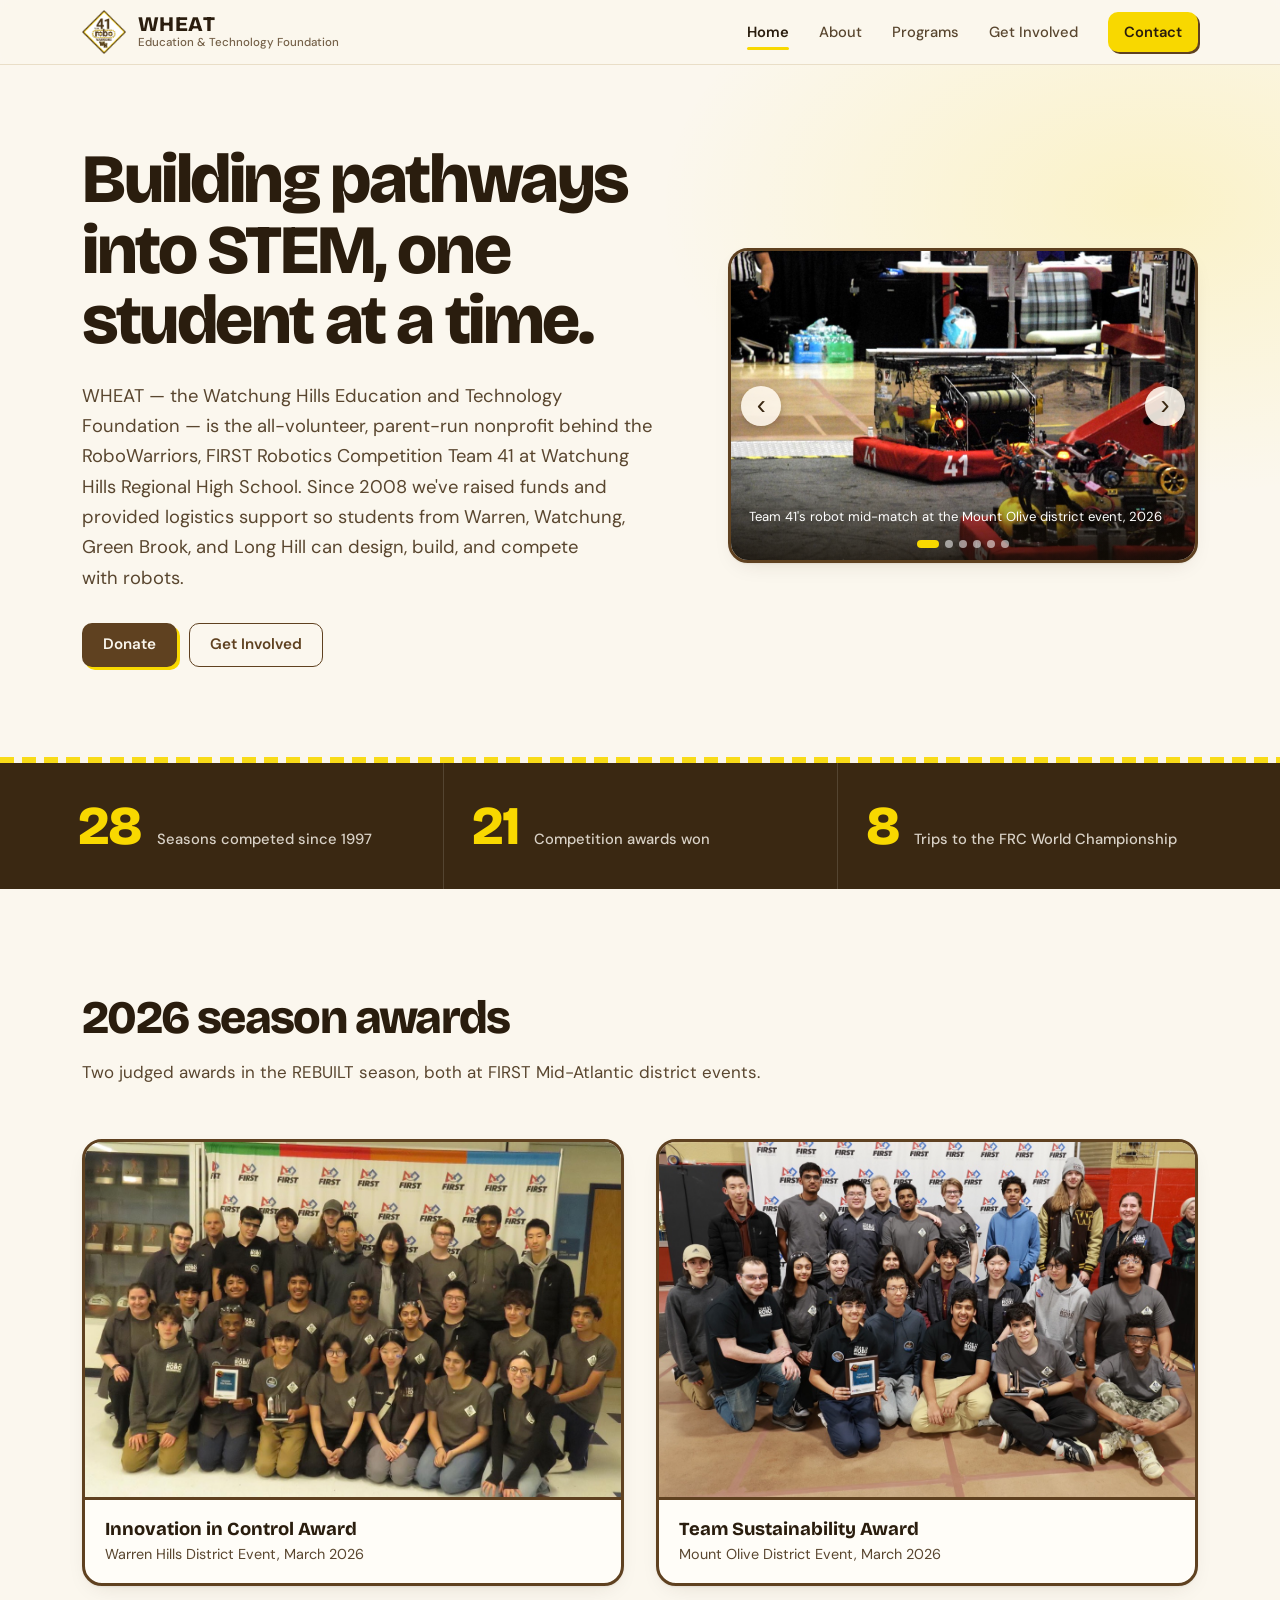
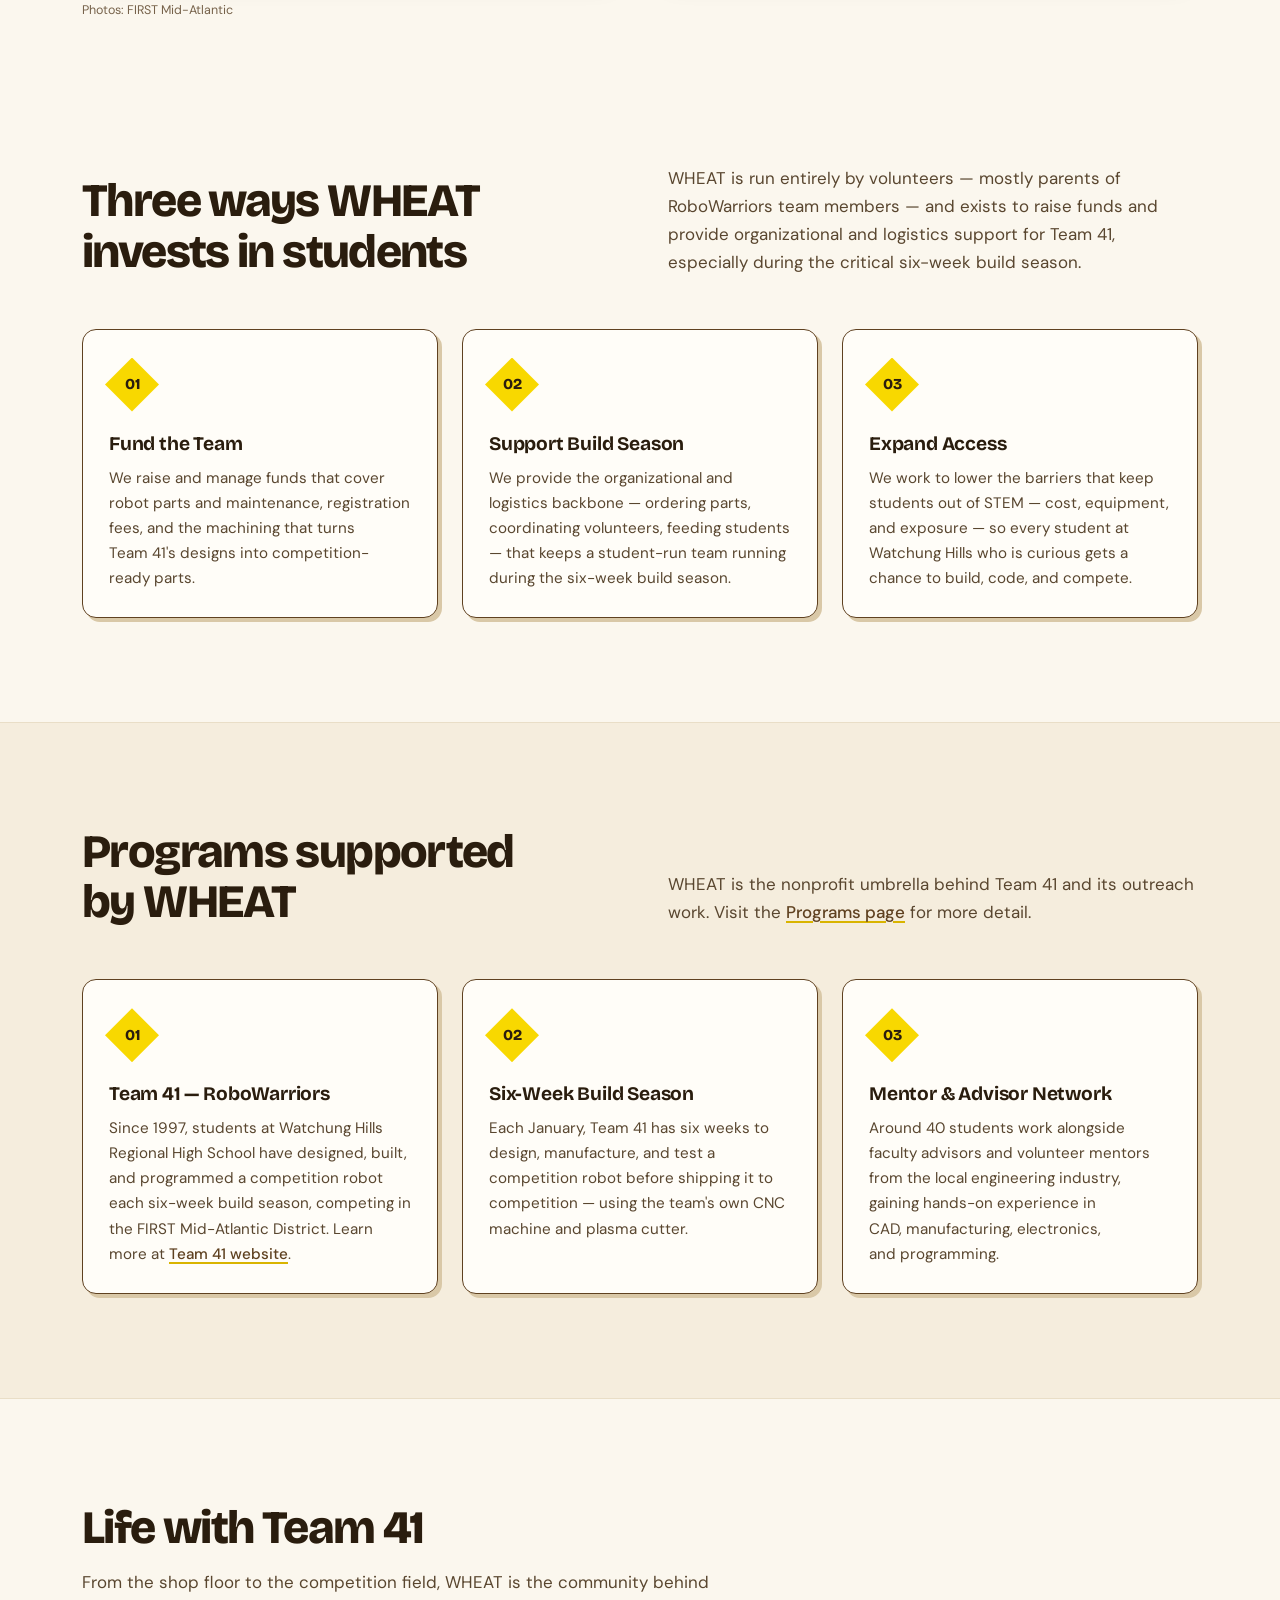
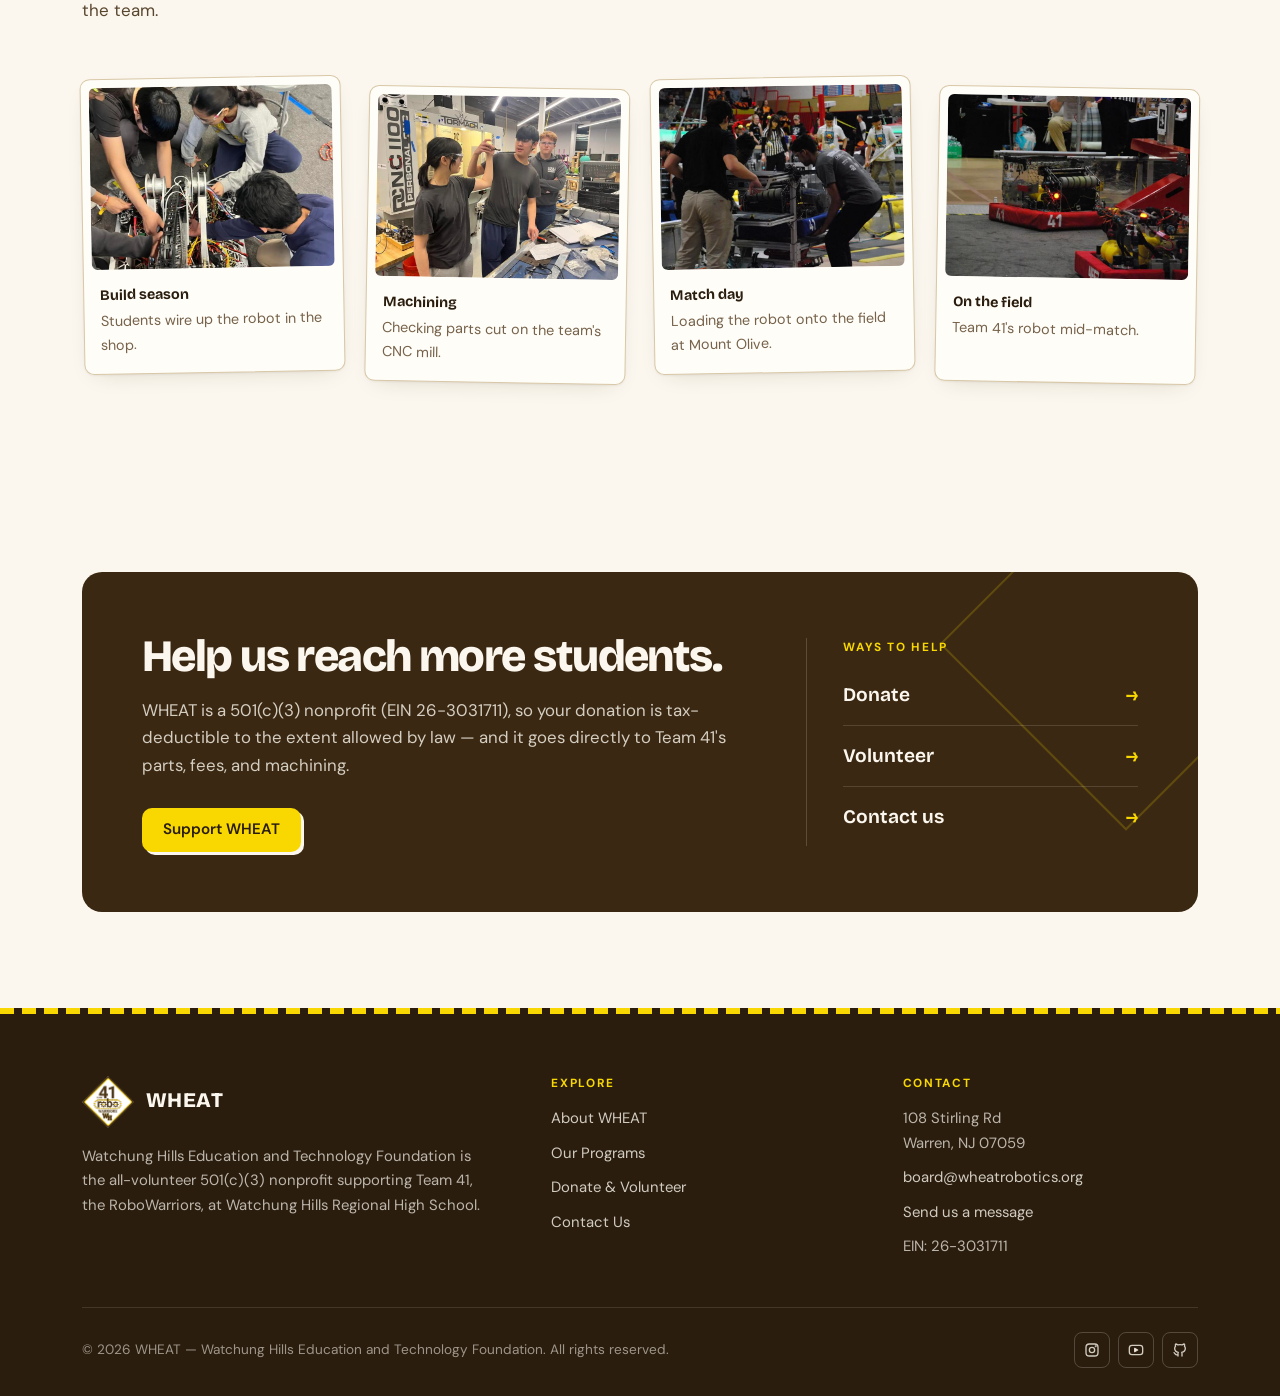
<file: index.html>
<!DOCTYPE html>
<html lang="en">
<head>
<meta charset="UTF-8">
<meta name="viewport" content="width=device-width, initial-scale=1.0">
<title>WHEAT — Watchung Hills Education and Technology Foundation</title>
<meta name="description" content="WHEAT (Watchung Hills Education and Technology Foundation) is the all-volunteer 501(c)(3) nonprofit supporting Team 41, the RoboWarriors FIRST Robotics Competition team at Watchung Hills Regional High School.">
<link rel="icon" type="image/png" href="assets/images/team41-logo.png">
<link rel="stylesheet" href="css/styles.css">
</head>
<body>
<a class="skip-link" href="#main">Skip to main content</a>

<header class="site-header">
  <div class="nav-wrap">
    <a class="brand" href="/">
      <img class="brand-mark" src="assets/images/team41-logo.png" alt="" width="44" height="44">
      <span class="brand-text">
        <span class="brand-name">WHEAT</span>
        <span class="brand-tagline">Education &amp; Technology Foundation</span>
      </span>
    </a>
    <button class="nav-toggle" aria-expanded="false" aria-controls="main-nav" aria-label="Toggle navigation menu">
      <span class="nav-toggle-bar"></span>
      <span class="nav-toggle-bar"></span>
      <span class="nav-toggle-bar"></span>
    </button>
    <nav class="main-nav" id="main-nav" aria-label="Primary">
      <ul>
        <li><a href="/" aria-current="page">Home</a></li>
        <li><a href="/about">About</a></li>
        <li><a href="/programs">Programs</a></li>
        <li><a href="/get-involved">Get Involved</a></li>
        <li><a href="/contact">Contact</a></li>
      </ul>
    </nav>
  </div>
</header>

<main id="main">

  <section class="hero">
    <div class="container hero-grid">
      <div class="hero-content">
        <h1>Building pathways into STEM, one student at a time.</h1>
        <div class="hero-body">
          <p class="lede">
            WHEAT — the Watchung Hills Education and Technology Foundation —
            is the all-volunteer, parent-run nonprofit behind the RoboWarriors,
            FIRST Robotics Competition Team 41 at Watchung Hills Regional High
            School. Since 2008 we've raised funds and provided logistics
            support so students from Warren, Watchung, Green Brook, and Long
            Hill can design, build, and compete with robots.
          </p>
          <div class="button-row">
            <a class="btn btn-primary" href="/get-involved">Donate</a>
            <a class="btn btn-secondary" href="/get-involved#volunteer">Get Involved</a>
          </div>
        </div>
      </div>
      <div class="hero-media carousel" data-carousel role="region" aria-roledescription="carousel" aria-label="Team 41 photos" tabindex="0">
        <div class="carousel-track">
          <figure class="carousel-slide" role="group" aria-roledescription="slide" aria-label="1 of 6">
            <img src="assets/images/slideshow/on-the-field.jpg" alt="Team 41's robot, with red 41 bumpers, on the field beside an alliance partner during a match" width="1200" height="800" loading="eager">
            <figcaption>Team 41's robot mid-match at the Mount Olive district event, 2026</figcaption>
          </figure>
          <figure class="carousel-slide" role="group" aria-roledescription="slide" aria-label="2 of 6">
            <img src="assets/images/slideshow/game-pieces.jpg" alt="Team 41's robot surrounded by yellow game pieces on the field" width="1200" height="800" loading="lazy">
            <figcaption>Working through a field full of game pieces at Mount Olive</figcaption>
          </figure>
          <figure class="carousel-slide" role="group" aria-roledescription="slide" aria-label="3 of 6">
            <img src="assets/images/slideshow/drive-team.jpg" alt="Team 41 drive team members in grey sponsor shirts at the driver station" width="1200" height="800" loading="lazy">
            <figcaption>The drive team at the driver station</figcaption>
          </figure>
          <figure class="carousel-slide" role="group" aria-roledescription="slide" aria-label="4 of 6">
            <img src="assets/images/slideshow/robot-cart.jpg" alt="Team 41's robot with blue 41 bumpers on its cart as a student reaches in to adjust it" width="1200" height="800" loading="lazy">
            <figcaption>Last checks on the robot before a match</figcaption>
          </figure>
          <figure class="carousel-slide" role="group" aria-roledescription="slide" aria-label="5 of 6">
            <img src="assets/images/slideshow/loading-the-field.jpg" alt="Team 41 students lift the robot off its cart onto the field" width="1200" height="800" loading="lazy">
            <figcaption>Lifting the robot onto the field</figcaption>
          </figure>
          <figure class="carousel-slide" role="group" aria-roledescription="slide" aria-label="6 of 6">
            <img src="assets/images/slideshow/sponsors.jpg" alt="Team 41 students wearing shirts that thank the team's sponsors" width="1200" height="800" loading="lazy">
            <figcaption>Wearing our thanks to the sponsors who make it possible</figcaption>
          </figure>
        </div>
        <button class="carousel-btn carousel-prev" type="button" aria-label="Previous photo">&#8249;</button>
        <button class="carousel-btn carousel-next" type="button" aria-label="Next photo">&#8250;</button>
        <div class="carousel-dots"></div>
      </div>
    </div>
  </section>

  <section class="stat-band">
    <div class="container stat-grid">
      <div><div class="stat-figure">28</div><div class="stat-label">Seasons competed since 1997</div></div>
      <div><div class="stat-figure">21</div><div class="stat-label">Competition awards won</div></div>
      <div><div class="stat-figure">8</div><div class="stat-label">Trips to the FRC World Championship</div></div>
    </div>
  </section>

  <section id="awards">
    <div class="container">
      <div class="section-head">
        <h2>2026 season awards</h2>
        <p>Two judged awards in the REBUILT season, both at FIRST Mid-Atlantic district events.</p>
      </div>
      <div class="award-grid">
        <figure class="award-card">
          <img src="assets/images/awards/warren-hills-innovation-in-control.jpg" alt="Team 41 students pose in front of the FIRST backdrop, one holding the award plaque and another the trophy" width="1200" height="785" loading="lazy">
          <figcaption><strong>Innovation in Control Award</strong><span>Warren Hills District Event, March 2026</span></figcaption>
        </figure>
        <figure class="award-card">
          <img src="assets/images/awards/mount-olive-sustainability.jpg" alt="Team 41 students sit and kneel in front of the FIRST backdrop with their award plaque and trophy" width="1200" height="823" loading="lazy">
          <figcaption><strong>Team Sustainability Award</strong><span>Mount Olive District Event, March 2026</span></figcaption>
        </figure>
      </div>
      <p class="award-credit">Photos: FIRST Mid-Atlantic</p>
    </div>
  </section>

  <section>
    <div class="container">
      <div class="section-head section-split">
        <div>
          <h2>Three ways WHEAT invests in students</h2>
        </div>
        <p class="section-prose">
          WHEAT is run entirely by volunteers — mostly parents of
          RoboWarriors team members — and exists to raise funds and
          provide organizational and logistics support for Team 41,
          especially during the critical six-week build season.
        </p>
      </div>
      <div class="row-list">
        <div class="row">
          <h3 class="row-name">Fund the Team</h3>
          <div class="row-body">
            <p>We raise and manage funds that cover robot parts and
              maintenance, registration fees, and the machining that turns
              Team 41's designs into competition-ready parts.</p>
          </div>
        </div>
        <div class="row">
          <h3 class="row-name">Support Build Season</h3>
          <div class="row-body">
            <p>We provide the organizational and logistics backbone —
              ordering parts, coordinating volunteers, feeding students —
              that keeps a student-run team running during the six-week
              build season.</p>
          </div>
        </div>
        <div class="row">
          <h3 class="row-name">Expand Access</h3>
          <div class="row-body">
            <p>We work to lower the barriers that keep students out of
              STEM — cost, equipment, and exposure — so every student at
              Watchung Hills who is curious gets a chance to build, code,
              and compete.</p>
          </div>
        </div>
      </div>
    </div>
  </section>

  <section class="section-alt">
    <div class="container">
      <div class="section-head section-split">
        <div>
          <h2>Programs supported by WHEAT</h2>
        </div>
        <p class="section-prose">
          WHEAT is the nonprofit umbrella behind Team 41 and its outreach
          work. Visit the <a href="/programs">Programs page</a> for
          more detail.
        </p>
      </div>
      <div class="row-list">
        <div class="row">
          <div>
            <h3 class="row-name">Team 41 — RoboWarriors</h3>
          </div>
          <div class="row-body">
            <p>Since 1997, students at Watchung Hills Regional High
              School have designed, built, and programmed a competition
              robot each six-week build season, competing in the FIRST
              Mid-Atlantic District. Learn more at
              <a href="https://sportsreyu-coder.github.io/frc41-website/" target="_blank" rel="noopener">Team 41 website</a>.</p>
          </div>
        </div>
        <div class="row">
          <div>
            <h3 class="row-name">Six-Week Build Season</h3>
          </div>
          <div class="row-body">
            <p>Each January, Team 41 has six weeks to design, manufacture,
              and test a competition robot before shipping it to
              competition — using the team's own CNC machine and plasma
              cutter.</p>
          </div>
        </div>
        <div class="row">
          <div>
            <h3 class="row-name">Mentor &amp; Advisor Network</h3>
          </div>
          <div class="row-body">
            <p>Around 40 students work alongside faculty advisors and
              volunteer mentors from the local engineering industry,
              gaining hands-on experience in CAD, manufacturing,
              electronics, and programming.</p>
          </div>
        </div>
      </div>
    </div>
  </section>

  <section id="gallery">
    <div class="container">
      <div class="section-head">
        <h2>Life with Team 41</h2>
        <p>From the shop floor to the competition field, WHEAT is the community behind the team.</p>
      </div>
      <div class="gallery">
        <figure class="gallery-item">
          <img src="assets/images/gallery/build-season.jpg" alt="Four Team 41 students kneel around the robot, wiring its electronics" width="800" height="600" loading="lazy" onerror="this.remove()">
          <figcaption><strong>Build season</strong><span>Students wire up the robot in the shop.</span></figcaption>
        </figure>
        <figure class="gallery-item">
          <img src="assets/images/gallery/machining.jpg" alt="Team 41 students in safety glasses inspect a part next to the shop's Tormach CNC mill" width="800" height="600" loading="lazy" onerror="this.remove()">
          <figcaption><strong>Machining</strong><span>Checking parts cut on the team's CNC mill.</span></figcaption>
        </figure>
        <figure class="gallery-item">
          <img src="assets/images/gallery/match-day.jpg" alt="Team 41 students lift the robot off its cart onto the competition field" width="800" height="600" loading="lazy" onerror="this.remove()">
          <figcaption><strong>Match day</strong><span>Loading the robot onto the field at Mount Olive.</span></figcaption>
        </figure>
        <figure class="gallery-item">
          <img src="assets/images/gallery/on-the-field.jpg" alt="Team 41's robot, with red 41 bumpers, on the field during a match" width="800" height="600" loading="lazy" onerror="this.remove()">
          <figcaption><strong>On the field</strong><span>Team 41's robot mid-match.</span></figcaption>
        </figure>
      </div>
    </div>
  </section>

  <section class="cta-banner">
    <div class="container cta-split">
      <div>
        <h2>Help us reach more students.</h2>
        <p>
          WHEAT is a 501(c)(3) nonprofit (EIN 26-3031711), so your
          donation is tax-deductible to the extent allowed by law — and
          it goes directly to Team 41's parts, fees, and machining.
        </p>
        <div class="button-row">
          <a class="btn btn-primary" href="/get-involved">Support WHEAT</a>
        </div>
      </div>
      <div class="cta-aside">
        <div class="cta-aside-label">Ways to help</div>
        <ul>
          <li><a href="/get-involved">Donate</a></li>
          <li><a href="/get-involved#volunteer">Volunteer</a></li>
          <li><a href="/contact">Contact us</a></li>
        </ul>
      </div>
    </div>
  </section>

</main>

<footer class="site-footer">
  <div class="container">
    <div class="footer-grid">
      <div>
        <div class="footer-brand">
          <img class="brand-mark" src="assets/images/team41-logo.png" alt="" width="44" height="44">
          <span class="brand-name">WHEAT</span>
        </div>
        <p>
          Watchung Hills Education and Technology Foundation is the
          all-volunteer 501(c)(3) nonprofit supporting Team 41, the
          RoboWarriors, at Watchung Hills Regional High School.
        </p>
      </div>
      <div>
        <h4>Explore</h4>
        <ul>
          <li><a href="/about">About WHEAT</a></li>
          <li><a href="/programs">Our Programs</a></li>
          <li><a href="/get-involved">Donate &amp; Volunteer</a></li>
          <li><a href="/contact">Contact Us</a></li>
        </ul>
      </div>
      <div>
        <h4>Contact</h4>
        <ul>
          <li>108 Stirling Rd<br>Warren, NJ 07059</li>
          <li><a href="mailto:board@wheatrobotics.org">board@wheatrobotics.org</a></li>
          <li><a href="/contact">Send us a message</a></li>
          <li>EIN: 26-3031711</li>
        </ul>
      </div>
    </div>
    <div class="footer-bottom">
      <p>&copy; <span data-current-year>2026</span> WHEAT — Watchung Hills Education and Technology Foundation. All rights reserved.</p>
      <div class="social-links" aria-label="Social media links">
        <a href="https://www.instagram.com/team41robotics/" target="_blank" rel="noopener" aria-label="Team 41 on Instagram"><svg viewBox="0 0 24 24" fill="none" stroke="currentColor" stroke-width="2" stroke-linecap="round" stroke-linejoin="round" aria-hidden="true"><rect x="3" y="3" width="18" height="18" rx="5"/><circle cx="12" cy="12" r="4"/><circle cx="17.5" cy="6.5" r=".5" fill="currentColor"/></svg></a>
        <a href="https://www.youtube.com/@team41robotics" target="_blank" rel="noopener" aria-label="Team 41 on YouTube"><svg viewBox="0 0 24 24" fill="none" stroke="currentColor" stroke-width="2" stroke-linecap="round" stroke-linejoin="round" aria-hidden="true"><rect x="2" y="5" width="20" height="14" rx="4"/><path d="M10 9.5v5l4.5-2.5z" fill="currentColor"/></svg></a>
        <a href="https://github.com/Team41Robotics" target="_blank" rel="noopener" aria-label="Team 41 on GitHub"><svg viewBox="0 0 24 24" fill="none" stroke="currentColor" stroke-width="2" stroke-linecap="round" stroke-linejoin="round" aria-hidden="true"><path d="M9 19c-4.3 1.4-4.3-2.5-6-3m12 5v-3.5c0-1 .1-1.4-.5-2 2.8-.3 5.5-1.4 5.5-6a4.6 4.6 0 0 0-1.3-3.2 4.2 4.2 0 0 0-.1-3.2s-1.1-.3-3.5 1.3a12.3 12.3 0 0 0-6.2 0C6.5 2.8 5.4 3.1 5.4 3.1a4.2 4.2 0 0 0-.1 3.2A4.6 4.6 0 0 0 4 9.5c0 4.6 2.7 5.7 5.5 6-.6.6-.6 1.2-.5 2V21"/></svg></a>
      </div>
    </div>
  </div>
</footer>

<script src="js/main.js"></script>
</body>
</html>
</file>
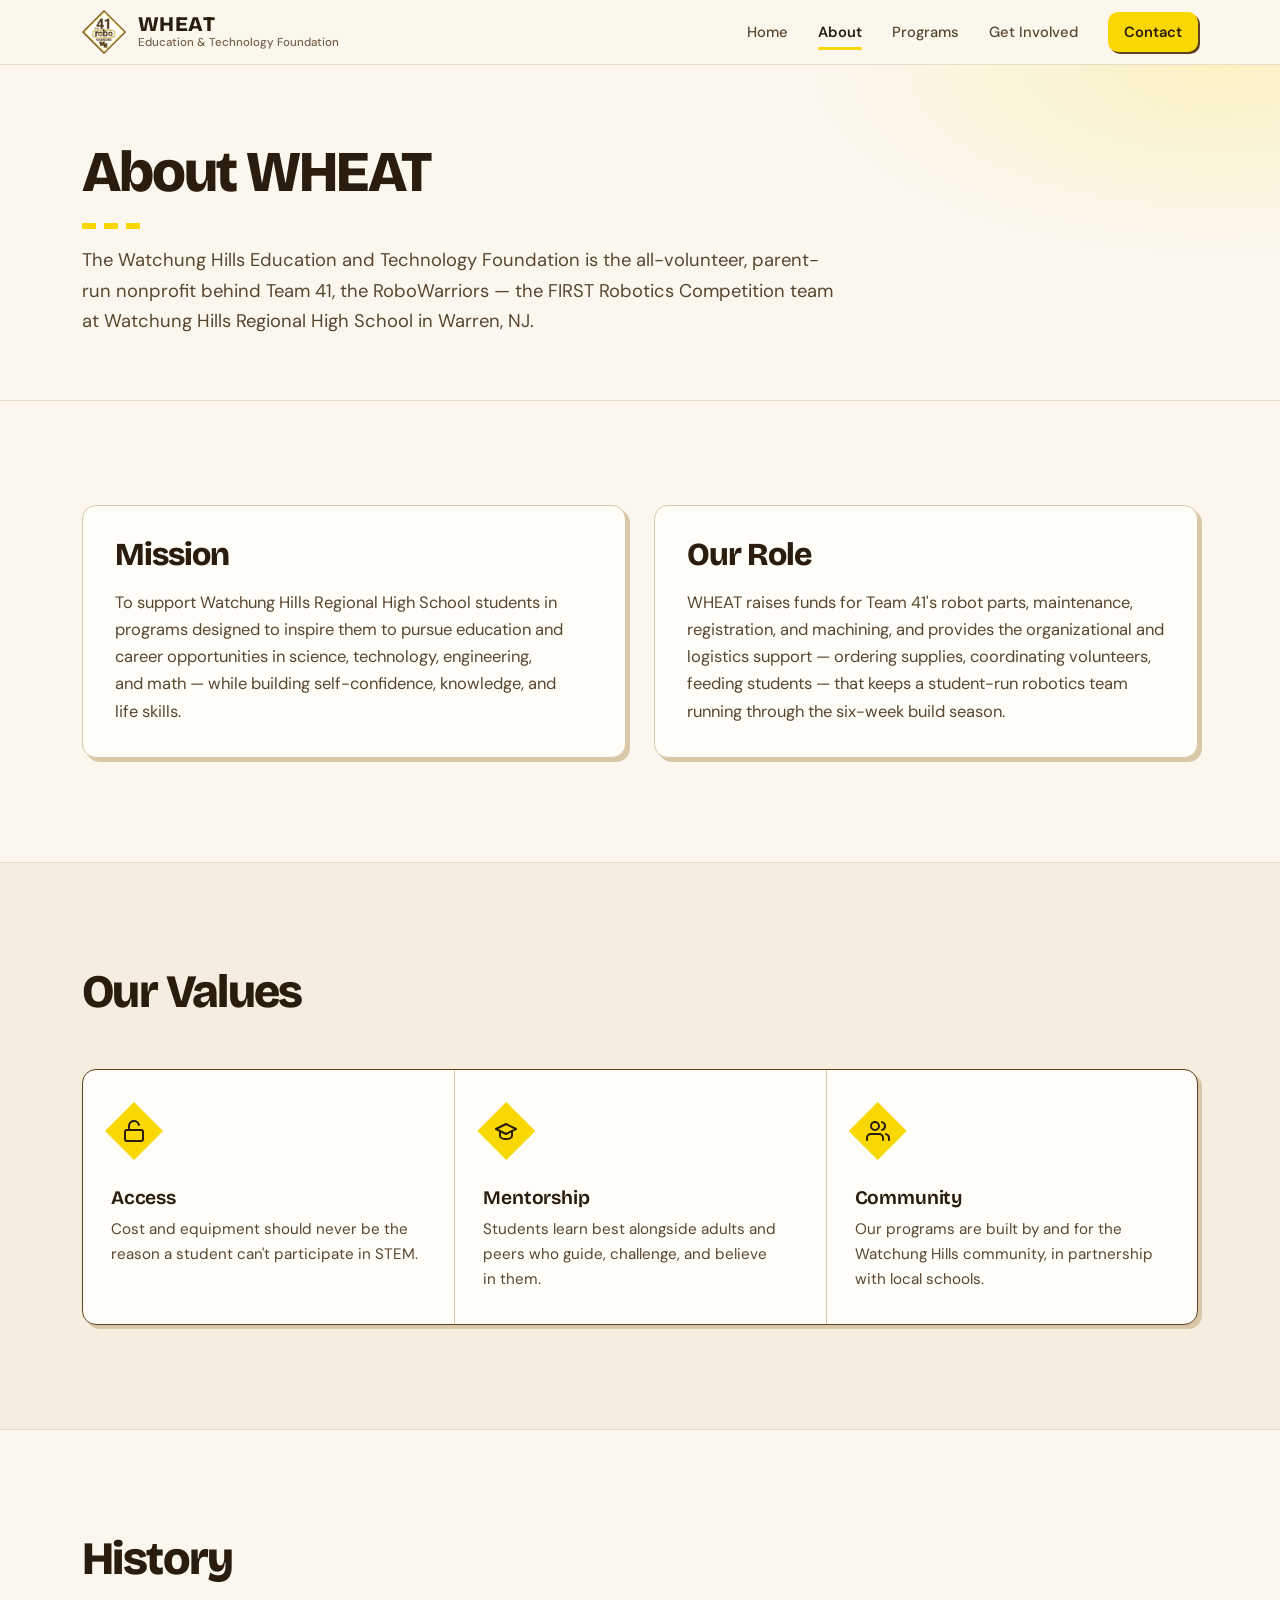
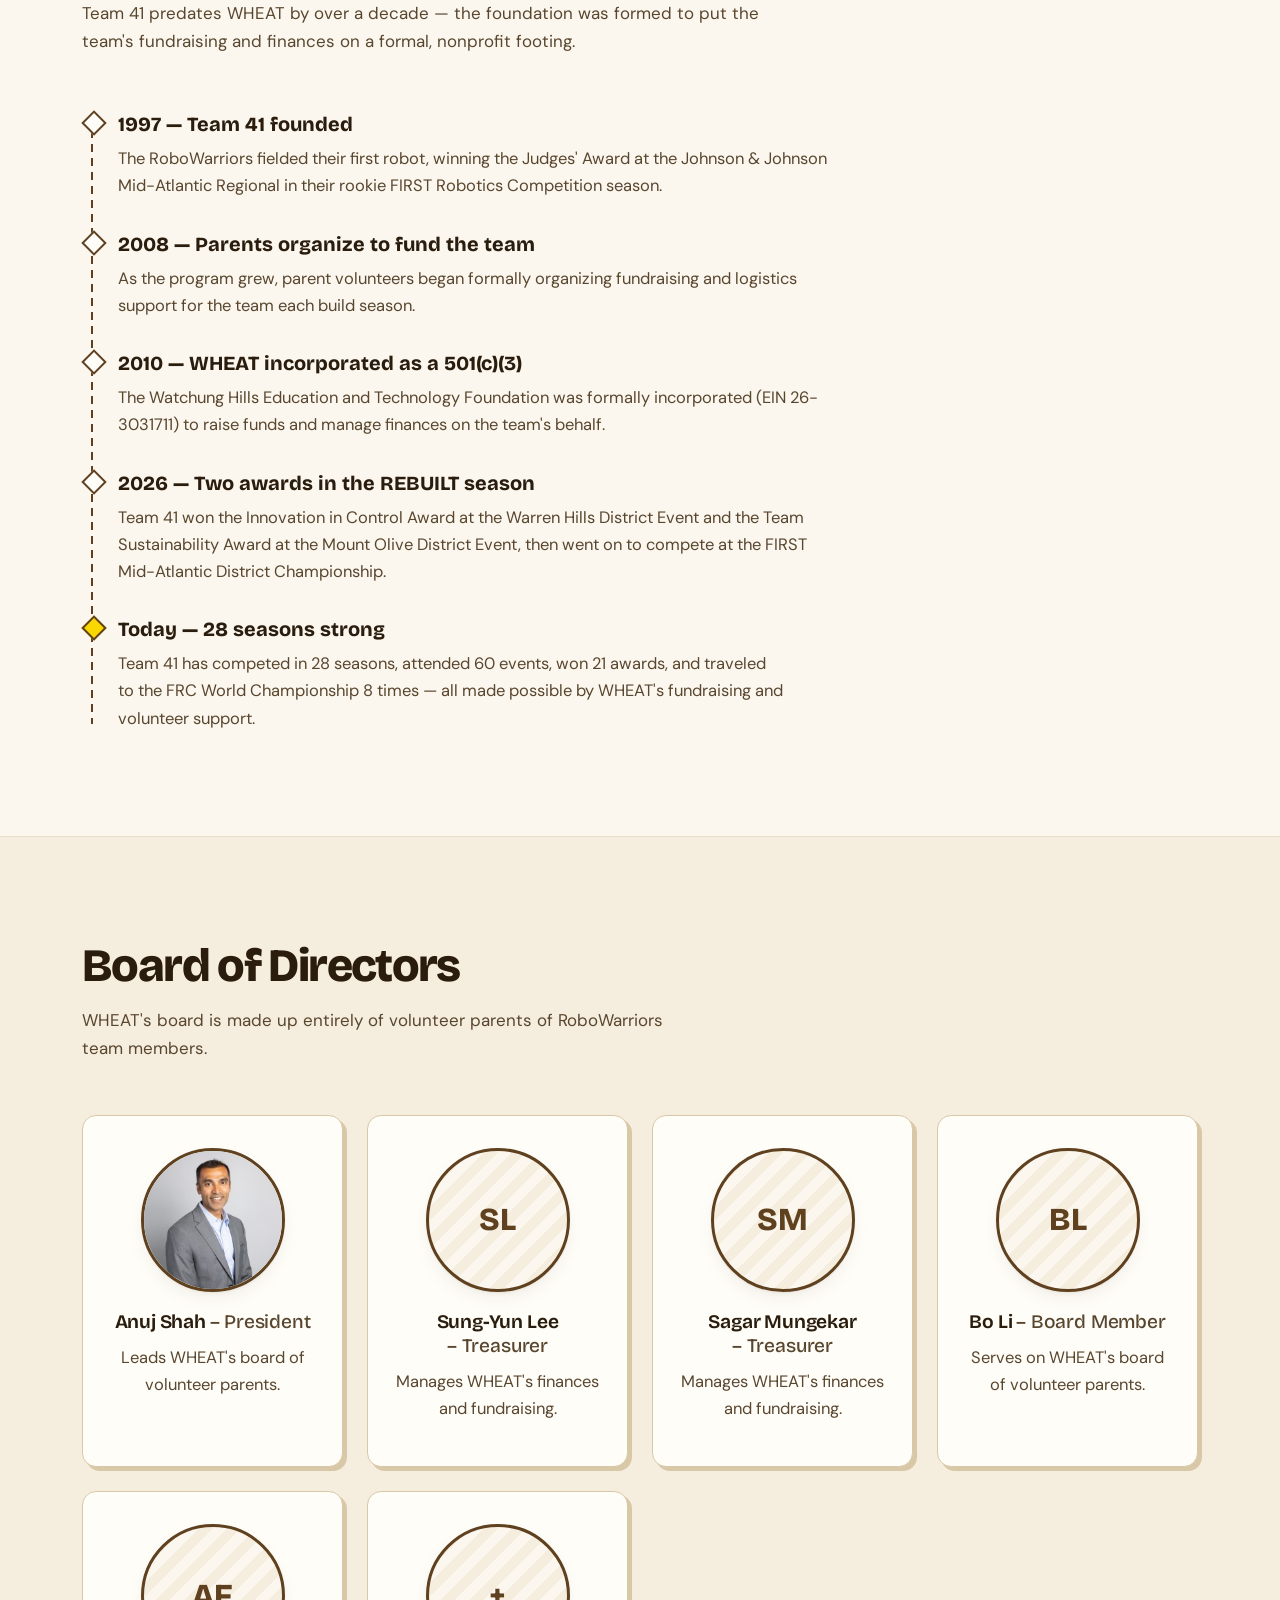
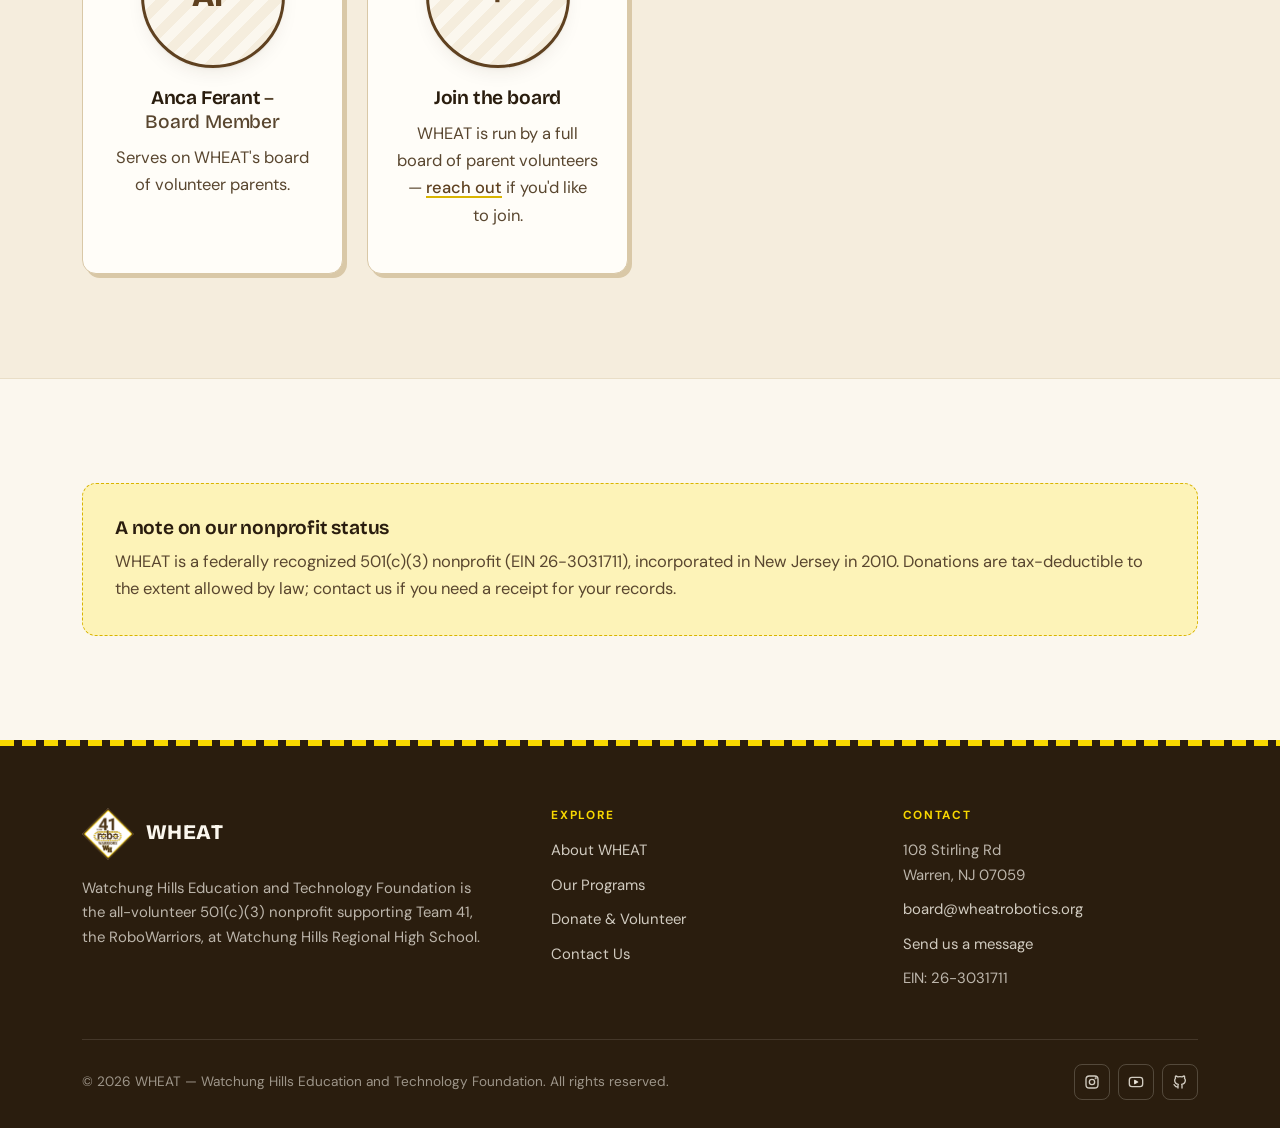
<file: about.html>
<!DOCTYPE html>
<html lang="en">
<head>
<meta charset="UTF-8">
<meta name="viewport" content="width=device-width, initial-scale=1.0">
<title>About — WHEAT Foundation</title>
<meta name="description" content="Learn about WHEAT's mission, history since 1997, and the volunteer board behind the Watchung Hills Education and Technology Foundation.">
<link rel="icon" type="image/png" href="assets/images/team41-logo.png">
<link rel="stylesheet" href="css/styles.css">
</head>
<body>
<a class="skip-link" href="#main">Skip to main content</a>

<header class="site-header">
  <div class="nav-wrap">
    <a class="brand" href="/">
      <img class="brand-mark" src="assets/images/team41-logo.png" alt="" width="44" height="44">
      <span class="brand-text">
        <span class="brand-name">WHEAT</span>
        <span class="brand-tagline">Education &amp; Technology Foundation</span>
      </span>
    </a>
    <button class="nav-toggle" aria-expanded="false" aria-controls="main-nav" aria-label="Toggle navigation menu">
      <span class="nav-toggle-bar"></span>
      <span class="nav-toggle-bar"></span>
      <span class="nav-toggle-bar"></span>
    </button>
    <nav class="main-nav" id="main-nav" aria-label="Primary">
      <ul>
        <li><a href="/">Home</a></li>
        <li><a href="/about" aria-current="page">About</a></li>
        <li><a href="/programs">Programs</a></li>
        <li><a href="/get-involved">Get Involved</a></li>
        <li><a href="/contact">Contact</a></li>
      </ul>
    </nav>
  </div>
</header>

<main id="main">

  <section class="page-hero">
    <div class="container">
      <h1>About WHEAT</h1>
      <p>
        The Watchung Hills Education and Technology Foundation is the
        all-volunteer, parent-run nonprofit behind Team 41, the
        RoboWarriors — the FIRST Robotics Competition team at Watchung
        Hills Regional High School in Warren, NJ.
      </p>
    </div>
  </section>

  <section>
    <div class="container">
      <div class="grid grid-2">
        <div class="card">
          <h2>Mission</h2>
          <p>
            To support Watchung Hills Regional High School students in
            programs designed to inspire them to pursue education and
            career opportunities in science, technology, engineering,
            and math — while building self-confidence, knowledge, and
            life skills.
          </p>
        </div>
        <div class="card">
          <h2>Our Role</h2>
          <p>
            WHEAT raises funds for Team 41's robot parts, maintenance,
            registration, and machining, and provides the organizational
            and logistics support — ordering supplies, coordinating
            volunteers, feeding students — that keeps a student-run
            robotics team running through the six-week build season.
          </p>
        </div>
      </div>
    </div>
  </section>

  <section class="section-alt">
    <div class="container">
      <div class="section-head center">
        <h2>Our Values</h2>
      </div>
      <div class="values-grid">
        <div class="value-item">
          <svg class="value-icon" viewBox="0 0 24 24" fill="none" stroke="currentColor" stroke-width="2" stroke-linecap="round" stroke-linejoin="round"><rect x="3" y="11" width="18" height="11" rx="2"/><path d="M7 11V7a5 5 0 0 1 9.9-1"/></svg>
          <h3>Access</h3>
          <p>Cost and equipment should never be the reason a student can't participate in STEM.</p>
        </div>
        <div class="value-item">
          <svg class="value-icon" viewBox="0 0 24 24" fill="none" stroke="currentColor" stroke-width="2" stroke-linecap="round" stroke-linejoin="round"><path d="M22 10 12 5 2 10l10 5 10-5Z"/><path d="M6 12v5c0 1.7 2.7 3 6 3s6-1.3 6-3v-5"/></svg>
          <h3>Mentorship</h3>
          <p>Students learn best alongside adults and peers who guide, challenge, and believe in them.</p>
        </div>
        <div class="value-item">
          <svg class="value-icon" viewBox="0 0 24 24" fill="none" stroke="currentColor" stroke-width="2" stroke-linecap="round" stroke-linejoin="round"><path d="M17 21v-2a4 4 0 0 0-4-4H5a4 4 0 0 0-4 4v2"/><circle cx="9" cy="7" r="4"/><path d="M23 21v-2a4 4 0 0 0-3-3.87"/><path d="M16 3.13a4 4 0 0 1 0 7.75"/></svg>
          <h3>Community</h3>
          <p>Our programs are built by and for the Watchung Hills community, in partnership with local schools.</p>
        </div>
      </div>
    </div>
  </section>

  <section>
    <div class="container">
      <div class="section-head center">
        <h2>History</h2>
        <p>Team 41 predates WHEAT by over a decade — the foundation was formed to put the team's fundraising and finances on a formal, nonprofit footing.</p>
      </div>
      <ul class="timeline">
        <li>
          <span class="timeline-year">1997 — Team 41 founded</span>
          <p>The RoboWarriors fielded their first robot, winning the Judges' Award at the Johnson &amp; Johnson Mid-Atlantic Regional in their rookie FIRST Robotics Competition season.</p>
        </li>
        <li>
          <span class="timeline-year">2008 — Parents organize to fund the team</span>
          <p>As the program grew, parent volunteers began formally organizing fundraising and logistics support for the team each build season.</p>
        </li>
        <li>
          <span class="timeline-year">2010 — WHEAT incorporated as a 501(c)(3)</span>
          <p>The Watchung Hills Education and Technology Foundation was formally incorporated (EIN 26-3031711) to raise funds and manage finances on the team's behalf.</p>
        </li>
        <li>
          <span class="timeline-year">2026 — Two awards in the REBUILT season</span>
          <p>Team 41 won the Innovation in Control Award at the Warren Hills District Event and the Team Sustainability Award at the Mount Olive District Event, then went on to compete at the FIRST Mid-Atlantic District Championship.</p>
        </li>
        <li>
          <span class="timeline-year">Today — 28 seasons strong</span>
          <p>Team 41 has competed in 28 seasons, attended 60 events, won 21 awards, and traveled to the FRC World Championship 8 times — all made possible by WHEAT's fundraising and volunteer support.</p>
        </li>
      </ul>
    </div>
  </section>

  <section class="section-alt">
    <div class="container">
      <div class="section-head center">
        <h2>Board of Directors</h2>
        <p>WHEAT's board is made up entirely of volunteer parents of RoboWarriors team members.</p>
      </div>
      <div class="people-grid">
        <div class="person-card">
          <div class="person-avatar"><img src="assets/images/board/anuj-shah.jpg" alt="Anuj Shah" width="200" height="200" loading="lazy"></div>
          <h3>Anuj Shah <span class="person-role">– President</span></h3>
          <p>Leads WHEAT's board of volunteer parents.</p>
        </div>
        <div class="person-card">
          <div class="person-avatar">SL</div>
          <h3>Sung-Yun Lee <span class="person-role">– Treasurer</span></h3>
          <p>Manages WHEAT's finances and fundraising.</p>
        </div>
        <div class="person-card">
          <div class="person-avatar">SM</div>
          <h3>Sagar Mungekar <span class="person-role">– Treasurer</span></h3>
          <p>Manages WHEAT's finances and fundraising.</p>
        </div>
        <div class="person-card">
          <div class="person-avatar">BL</div>
          <h3>Bo Li <span class="person-role">– Board Member</span></h3>
          <p>Serves on WHEAT's board of volunteer parents.</p>
        </div>
        <div class="person-card">
          <div class="person-avatar">AF</div>
          <h3>Anca Ferant <span class="person-role">– Board Member</span></h3>
          <p>Serves on WHEAT's board of volunteer parents.</p>
        </div>
        <div class="person-card">
          <div class="person-avatar">+</div>
          <h3>Join the board</h3>
          <p>WHEAT is run by a full board of parent volunteers — <a href="/get-involved#volunteer">reach out</a> if you'd like to join.</p>
        </div>
      </div>
    </div>
  </section>

  <section>
    <div class="container">
      <div class="callout">
        <h3>A note on our nonprofit status</h3>
        <p>
          WHEAT is a federally recognized 501(c)(3) nonprofit
          (EIN 26-3031711), incorporated in New Jersey in 2010. Donations
          are tax-deductible to the extent allowed by law; contact us if
          you need a receipt for your records.
        </p>
      </div>
    </div>
  </section>

</main>

<footer class="site-footer">
  <div class="container">
    <div class="footer-grid">
      <div>
        <div class="footer-brand">
          <img class="brand-mark" src="assets/images/team41-logo.png" alt="" width="44" height="44">
          <span class="brand-name">WHEAT</span>
        </div>
        <p>
          Watchung Hills Education and Technology Foundation is the
          all-volunteer 501(c)(3) nonprofit supporting Team 41, the
          RoboWarriors, at Watchung Hills Regional High School.
        </p>
      </div>
      <div>
        <h4>Explore</h4>
        <ul>
          <li><a href="/about">About WHEAT</a></li>
          <li><a href="/programs">Our Programs</a></li>
          <li><a href="/get-involved">Donate &amp; Volunteer</a></li>
          <li><a href="/contact">Contact Us</a></li>
        </ul>
      </div>
      <div>
        <h4>Contact</h4>
        <ul>
          <li>108 Stirling Rd<br>Warren, NJ 07059</li>
          <li><a href="mailto:board@wheatrobotics.org">board@wheatrobotics.org</a></li>
          <li><a href="/contact">Send us a message</a></li>
          <li>EIN: 26-3031711</li>
        </ul>
      </div>
    </div>
    <div class="footer-bottom">
      <p>&copy; <span data-current-year>2026</span> WHEAT — Watchung Hills Education and Technology Foundation. All rights reserved.</p>
      <div class="social-links" aria-label="Social media links">
        <a href="https://www.instagram.com/team41robotics/" target="_blank" rel="noopener" aria-label="Team 41 on Instagram"><svg viewBox="0 0 24 24" fill="none" stroke="currentColor" stroke-width="2" stroke-linecap="round" stroke-linejoin="round" aria-hidden="true"><rect x="3" y="3" width="18" height="18" rx="5"/><circle cx="12" cy="12" r="4"/><circle cx="17.5" cy="6.5" r=".5" fill="currentColor"/></svg></a>
        <a href="https://www.youtube.com/@team41robotics" target="_blank" rel="noopener" aria-label="Team 41 on YouTube"><svg viewBox="0 0 24 24" fill="none" stroke="currentColor" stroke-width="2" stroke-linecap="round" stroke-linejoin="round" aria-hidden="true"><rect x="2" y="5" width="20" height="14" rx="4"/><path d="M10 9.5v5l4.5-2.5z" fill="currentColor"/></svg></a>
        <a href="https://github.com/Team41Robotics" target="_blank" rel="noopener" aria-label="Team 41 on GitHub"><svg viewBox="0 0 24 24" fill="none" stroke="currentColor" stroke-width="2" stroke-linecap="round" stroke-linejoin="round" aria-hidden="true"><path d="M9 19c-4.3 1.4-4.3-2.5-6-3m12 5v-3.5c0-1 .1-1.4-.5-2 2.8-.3 5.5-1.4 5.5-6a4.6 4.6 0 0 0-1.3-3.2 4.2 4.2 0 0 0-.1-3.2s-1.1-.3-3.5 1.3a12.3 12.3 0 0 0-6.2 0C6.5 2.8 5.4 3.1 5.4 3.1a4.2 4.2 0 0 0-.1 3.2A4.6 4.6 0 0 0 4 9.5c0 4.6 2.7 5.7 5.5 6-.6.6-.6 1.2-.5 2V21"/></svg></a>
      </div>
    </div>
  </div>
</footer>

<script src="js/main.js"></script>
</body>
</html>
</file>
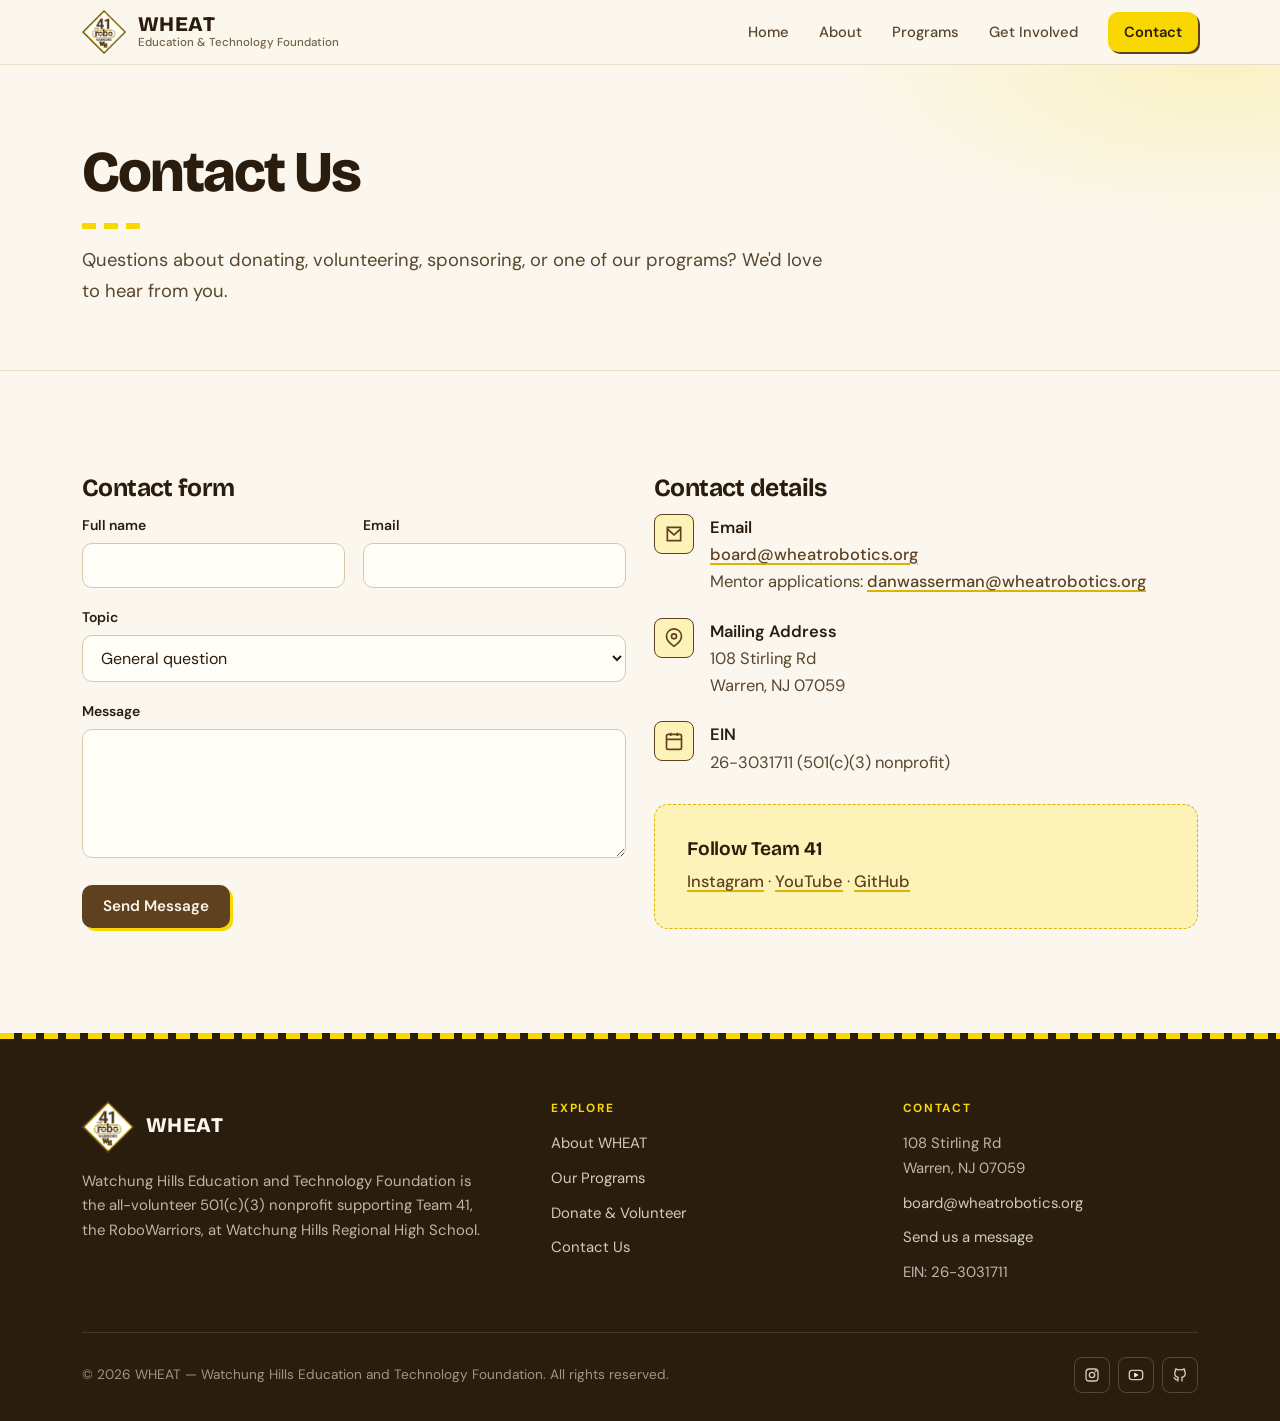
<file: contact.html>
<!DOCTYPE html>
<html lang="en">
<head>
<meta charset="UTF-8">
<meta name="viewport" content="width=device-width, initial-scale=1.0">
<title>Contact — WHEAT Foundation</title>
<meta name="description" content="Contact the WHEAT Foundation with questions about donating, volunteering, sponsoring, or our programs.">
<link rel="icon" type="image/png" href="assets/images/team41-logo.png">
<link rel="stylesheet" href="css/styles.css">
</head>
<body>
<a class="skip-link" href="#main">Skip to main content</a>

<header class="site-header">
  <div class="nav-wrap">
    <a class="brand" href="/">
      <img class="brand-mark" src="assets/images/team41-logo.png" alt="" width="44" height="44">
      <span class="brand-text">
        <span class="brand-name">WHEAT</span>
        <span class="brand-tagline">Education &amp; Technology Foundation</span>
      </span>
    </a>
    <button class="nav-toggle" aria-expanded="false" aria-controls="main-nav" aria-label="Toggle navigation menu">
      <span class="nav-toggle-bar"></span>
      <span class="nav-toggle-bar"></span>
      <span class="nav-toggle-bar"></span>
    </button>
    <nav class="main-nav" id="main-nav" aria-label="Primary">
      <ul>
        <li><a href="/">Home</a></li>
        <li><a href="/about">About</a></li>
        <li><a href="/programs">Programs</a></li>
        <li><a href="/get-involved">Get Involved</a></li>
        <li><a href="/contact" aria-current="page">Contact</a></li>
      </ul>
    </nav>
  </div>
</header>

<main id="main">

  <section class="page-hero">
    <div class="container">
      <h1>Contact Us</h1>
      <p>
        Questions about donating, volunteering, sponsoring, or one of
        our programs? We'd love to hear from you.
      </p>
    </div>
  </section>

  <section>
    <div class="container">
      <div class="grid grid-2">

        <div>
          <h2>Contact form</h2>
          <form data-web3form action="https://api.web3forms.com/submit" method="POST" aria-describedby="contact-form-status">
            <!-- Web3Forms public access key: emails go to the inbox tied to this key. It is safe to publish. -->
            <input type="hidden" name="access_key" value="982913e5-2b42-4d19-ae0b-e9ad857e45b7">
            <input type="hidden" name="subject" value="Website contact">
            <input type="hidden" name="from_name" value="WHEAT website">
            <!-- Honeypot: real visitors never see or tick this; Web3Forms drops submissions that have it checked. -->
            <input type="checkbox" name="botcheck" class="visually-hidden" tabindex="-1" autocomplete="off" aria-hidden="true">
            <div class="form-row">
              <div>
                <label for="c-name">Full name</label>
                <input type="text" id="c-name" name="name" autocomplete="name" required>
              </div>
              <div>
                <label for="c-email">Email</label>
                <input type="email" id="c-email" name="email" autocomplete="email" required>
              </div>
            </div>
            <div>
              <label for="c-topic">Topic</label>
              <select id="c-topic" name="topic">
                <option>General question</option>
                <option>Donating</option>
                <option>Volunteering</option>
                <option>Sponsorship</option>
                <option>Program information</option>
                <option>Media / Press</option>
              </select>
            </div>
            <div>
              <label for="c-message">Message</label>
              <textarea id="c-message" name="message" rows="5" required></textarea>
            </div>
            <div class="button-row">
              <button class="btn btn-primary" type="submit">Send Message</button>
            </div>
            <p id="contact-form-status" class="form-status" role="status" aria-live="polite" hidden></p>
          </form>
        </div>

        <div>
          <h2>Contact details</h2>
          <ul class="contact-info-list">
            <li>
              <svg class="contact-info-icon" viewBox="0 0 24 24" fill="none" stroke="currentColor" stroke-width="2"><path d="M4 4h16v16H4z"/><path d="M4 6l8 7 8-7"/></svg>
              <div>
                <strong>Email</strong><br>
                <a href="mailto:board@wheatrobotics.org">board@wheatrobotics.org</a><br>
                Mentor applications: <a href="mailto:danwasserman@wheatrobotics.org">danwasserman@wheatrobotics.org</a>
              </div>
            </li>
            <li>
              <svg class="contact-info-icon" viewBox="0 0 24 24" fill="none" stroke="currentColor" stroke-width="2"><path d="M21 10c0 6-9 12-9 12s-9-6-9-12a9 9 0 1 1 18 0z"/><circle cx="12" cy="10" r="3"/></svg>
              <div>
                <strong>Mailing Address</strong><br>
                108 Stirling Rd<br>
                Warren, NJ 07059
              </div>
            </li>
            <li>
              <svg class="contact-info-icon" viewBox="0 0 24 24" fill="none" stroke="currentColor" stroke-width="2"><rect x="3" y="4" width="18" height="18" rx="2"/><path d="M16 2v4M8 2v4M3 10h18"/></svg>
              <div>
                <strong>EIN</strong><br>
                26-3031711 (501(c)(3) nonprofit)
              </div>
            </li>
          </ul>

          <div class="callout" style="margin-top: 28px;">
            <h3>Follow Team 41</h3>
            <p>
              <a href="https://www.instagram.com/team41robotics/" target="_blank" rel="noopener">Instagram</a> ·
              <a href="https://www.youtube.com/@team41robotics" target="_blank" rel="noopener">YouTube</a> ·
              <a href="https://github.com/Team41Robotics" target="_blank" rel="noopener">GitHub</a>
            </p>
          </div>
        </div>

      </div>
    </div>
  </section>

</main>

<footer class="site-footer">
  <div class="container">
    <div class="footer-grid">
      <div>
        <div class="footer-brand">
          <img class="brand-mark" src="assets/images/team41-logo.png" alt="" width="44" height="44">
          <span class="brand-name">WHEAT</span>
        </div>
        <p>
          Watchung Hills Education and Technology Foundation is the
          all-volunteer 501(c)(3) nonprofit supporting Team 41, the
          RoboWarriors, at Watchung Hills Regional High School.
        </p>
      </div>
      <div>
        <h4>Explore</h4>
        <ul>
          <li><a href="/about">About WHEAT</a></li>
          <li><a href="/programs">Our Programs</a></li>
          <li><a href="/get-involved">Donate &amp; Volunteer</a></li>
          <li><a href="/contact">Contact Us</a></li>
        </ul>
      </div>
      <div>
        <h4>Contact</h4>
        <ul>
          <li>108 Stirling Rd<br>Warren, NJ 07059</li>
          <li><a href="mailto:board@wheatrobotics.org">board@wheatrobotics.org</a></li>
          <li><a href="/contact">Send us a message</a></li>
          <li>EIN: 26-3031711</li>
        </ul>
      </div>
    </div>
    <div class="footer-bottom">
      <p>&copy; <span data-current-year>2026</span> WHEAT — Watchung Hills Education and Technology Foundation. All rights reserved.</p>
      <div class="social-links" aria-label="Social media links">
        <a href="https://www.instagram.com/team41robotics/" target="_blank" rel="noopener" aria-label="Team 41 on Instagram"><svg viewBox="0 0 24 24" fill="none" stroke="currentColor" stroke-width="2" stroke-linecap="round" stroke-linejoin="round" aria-hidden="true"><rect x="3" y="3" width="18" height="18" rx="5"/><circle cx="12" cy="12" r="4"/><circle cx="17.5" cy="6.5" r=".5" fill="currentColor"/></svg></a>
        <a href="https://www.youtube.com/@team41robotics" target="_blank" rel="noopener" aria-label="Team 41 on YouTube"><svg viewBox="0 0 24 24" fill="none" stroke="currentColor" stroke-width="2" stroke-linecap="round" stroke-linejoin="round" aria-hidden="true"><rect x="2" y="5" width="20" height="14" rx="4"/><path d="M10 9.5v5l4.5-2.5z" fill="currentColor"/></svg></a>
        <a href="https://github.com/Team41Robotics" target="_blank" rel="noopener" aria-label="Team 41 on GitHub"><svg viewBox="0 0 24 24" fill="none" stroke="currentColor" stroke-width="2" stroke-linecap="round" stroke-linejoin="round" aria-hidden="true"><path d="M9 19c-4.3 1.4-4.3-2.5-6-3m12 5v-3.5c0-1 .1-1.4-.5-2 2.8-.3 5.5-1.4 5.5-6a4.6 4.6 0 0 0-1.3-3.2 4.2 4.2 0 0 0-.1-3.2s-1.1-.3-3.5 1.3a12.3 12.3 0 0 0-6.2 0C6.5 2.8 5.4 3.1 5.4 3.1a4.2 4.2 0 0 0-.1 3.2A4.6 4.6 0 0 0 4 9.5c0 4.6 2.7 5.7 5.5 6-.6.6-.6 1.2-.5 2V21"/></svg></a>
      </div>
    </div>
  </div>
</footer>

<script src="js/main.js"></script>
</body>
</html>
</file>
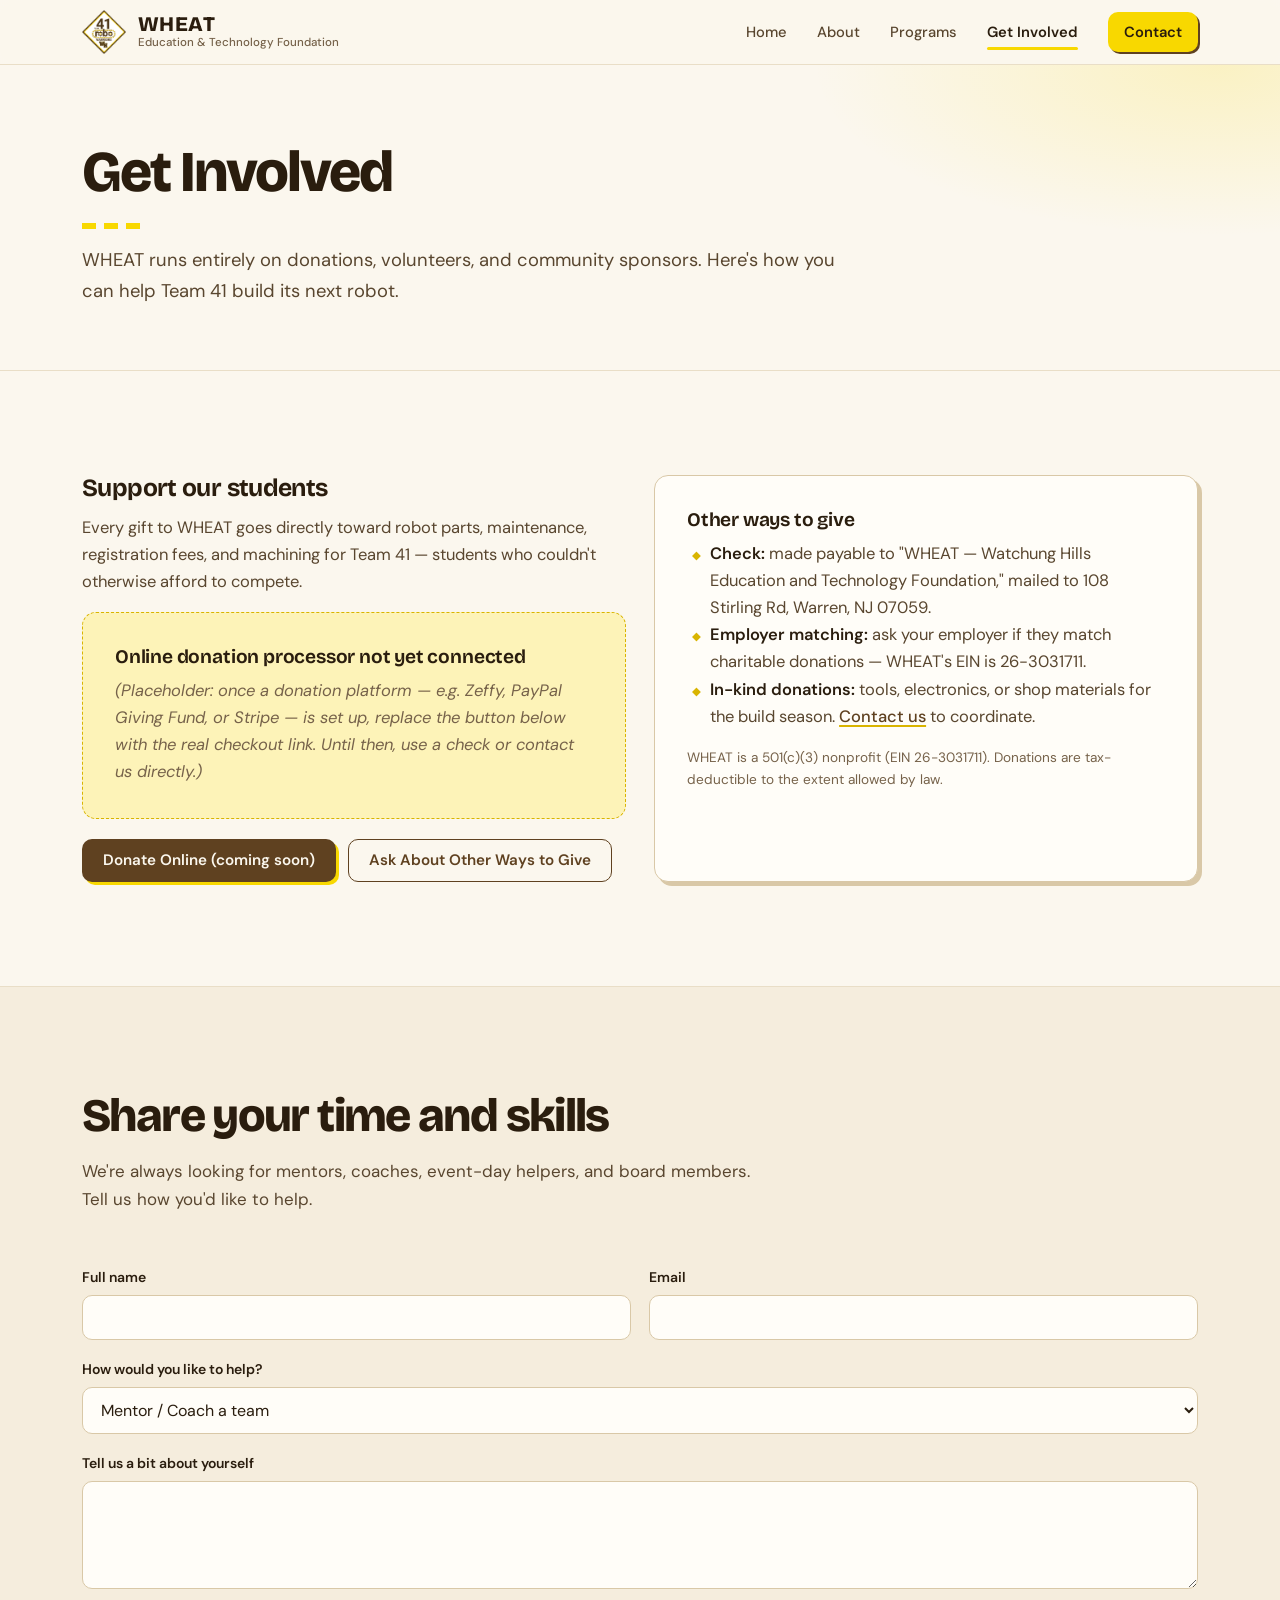
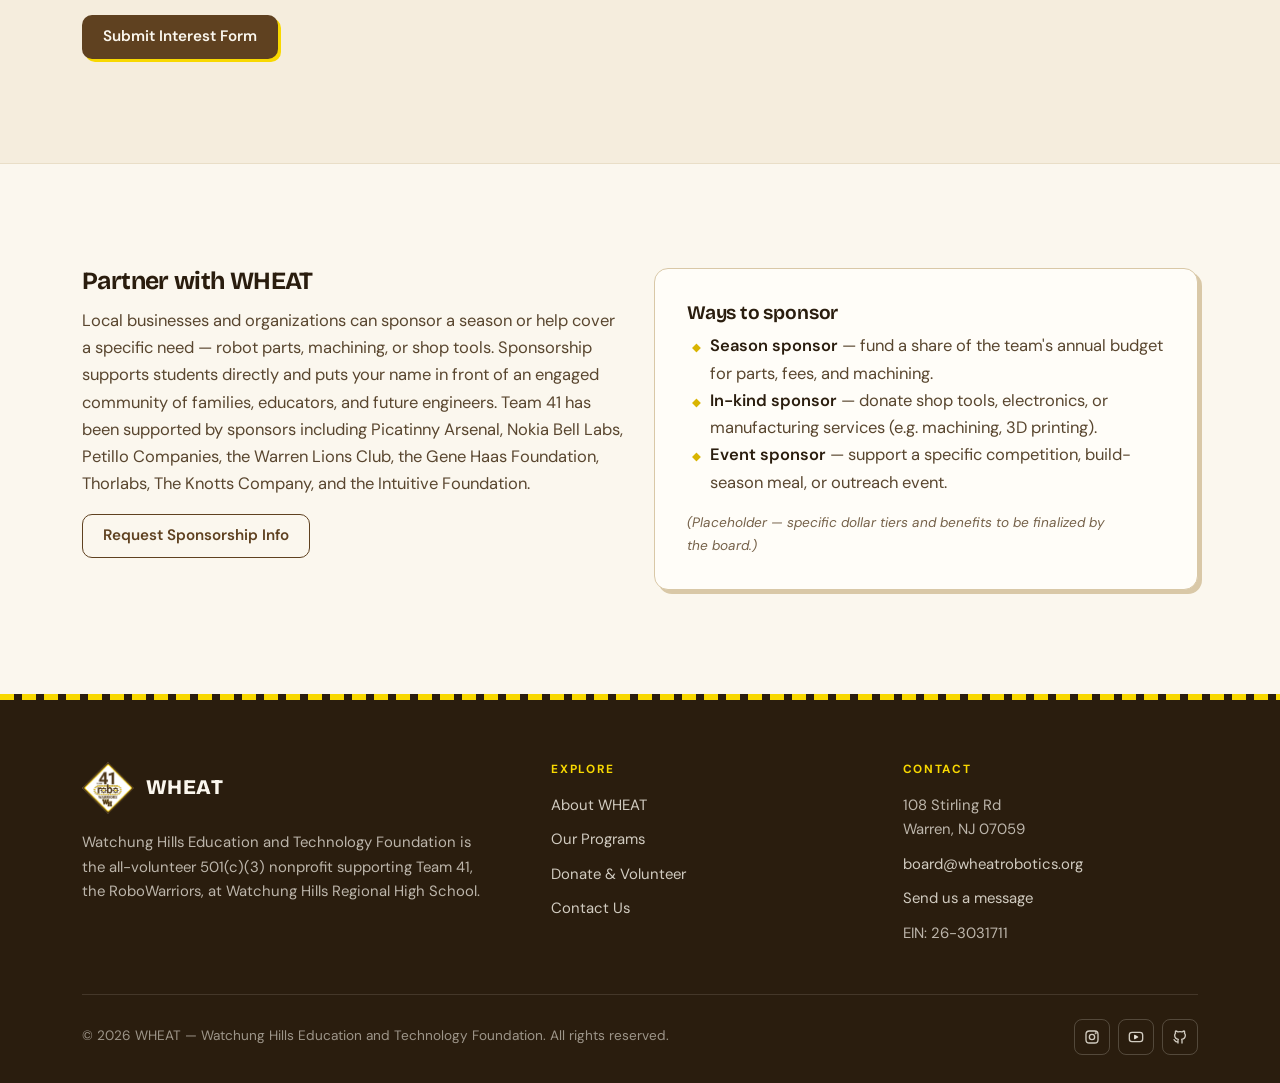
<file: get-involved.html>
<!DOCTYPE html>
<html lang="en">
<head>
<meta charset="UTF-8">
<meta name="viewport" content="width=device-width, initial-scale=1.0">
<title>Get Involved — WHEAT Foundation</title>
<meta name="description" content="Donate, volunteer, or become a sponsor to support WHEAT's STEM and robotics programs.">
<link rel="icon" type="image/png" href="assets/images/team41-logo.png">
<link rel="stylesheet" href="css/styles.css">
</head>
<body>
<a class="skip-link" href="#main">Skip to main content</a>

<header class="site-header">
  <div class="nav-wrap">
    <a class="brand" href="/">
      <img class="brand-mark" src="assets/images/team41-logo.png" alt="" width="44" height="44">
      <span class="brand-text">
        <span class="brand-name">WHEAT</span>
        <span class="brand-tagline">Education &amp; Technology Foundation</span>
      </span>
    </a>
    <button class="nav-toggle" aria-expanded="false" aria-controls="main-nav" aria-label="Toggle navigation menu">
      <span class="nav-toggle-bar"></span>
      <span class="nav-toggle-bar"></span>
      <span class="nav-toggle-bar"></span>
    </button>
    <nav class="main-nav" id="main-nav" aria-label="Primary">
      <ul>
        <li><a href="/">Home</a></li>
        <li><a href="/about">About</a></li>
        <li><a href="/programs">Programs</a></li>
        <li><a href="/get-involved" aria-current="page">Get Involved</a></li>
        <li><a href="/contact">Contact</a></li>
      </ul>
    </nav>
  </div>
</header>

<main id="main">

  <section class="page-hero">
    <div class="container">
      <h1>Get Involved</h1>
      <p>
        WHEAT runs entirely on donations, volunteers, and community
        sponsors. Here's how you can help Team 41 build its next robot.
      </p>
    </div>
  </section>

  <section id="donate">
    <div class="container">
      <div class="grid grid-2">
        <div>
          <h2>Support our students</h2>
          <p>
            Every gift to WHEAT goes directly toward robot parts,
            maintenance, registration fees, and machining for Team 41 —
            students who couldn't otherwise afford to compete.
          </p>
          <div class="callout">
            <h3>Online donation processor not yet connected</h3>
            <p>
              <em>(Placeholder: once a donation platform — e.g. Zeffy,
              PayPal Giving Fund, or Stripe — is set up, replace the
              button below with the real checkout link. Until then, use
              a check or contact us directly.)</em>
            </p>
          </div>
          <div class="button-row" style="margin-top: 20px;">
            <a class="btn btn-primary" href="#" aria-disabled="true" onclick="return false;">Donate Online (coming soon)</a>
            <a class="btn btn-outline" href="/contact">Ask About Other Ways to Give</a>
          </div>
        </div>
        <div class="card">
          <h3>Other ways to give</h3>
          <ul>
            <li><strong>Check:</strong> made payable to "WHEAT — Watchung Hills Education and Technology Foundation," mailed to 108 Stirling Rd, Warren, NJ 07059.</li>
            <li><strong>Employer matching:</strong> ask your employer if they match charitable donations — WHEAT's EIN is 26-3031711.</li>
            <li><strong>In-kind donations:</strong> tools, electronics, or shop materials for the build season. <a href="/contact">Contact us</a> to coordinate.</li>
          </ul>
          <p class="form-note">
            WHEAT is a 501(c)(3) nonprofit (EIN 26-3031711). Donations
            are tax-deductible to the extent allowed by law.
          </p>
        </div>
      </div>
    </div>
  </section>

  <section class="section-alt" id="volunteer">
    <div class="container">
      <div class="section-head center">
        <h2>Share your time and skills</h2>
        <p>
          We're always looking for mentors, coaches, event-day helpers,
          and board members. Tell us how you'd like to help.
        </p>
      </div>
      <form data-mailto-form data-mailto="board@wheatrobotics.org" data-subject="Volunteer interest" aria-describedby="volunteer-form-note">
        <div class="form-row">
          <div>
            <label for="v-name">Full name</label>
            <input type="text" id="v-name" name="name" autocomplete="name" required>
          </div>
          <div>
            <label for="v-email">Email</label>
            <input type="email" id="v-email" name="email" autocomplete="email" required>
          </div>
        </div>
        <div>
          <label for="v-interest">How would you like to help?</label>
          <select id="v-interest" name="interest" data-other-toggle="v-interest-other-wrap">
            <option data-mailto="danwasserman@wheatrobotics.org" data-subject="Mentor application">Mentor / Coach a team</option>
            <option>Help at events</option>
            <option>Join the Board</option>
            <option value="Other">Other</option>
          </select>
        </div>
        <div id="v-interest-other-wrap" hidden>
          <label for="v-interest-other">What would you like to apply for?</label>
          <input type="text" id="v-interest-other" name="interest_other" placeholder="e.g. Photography, fundraising, CAD help">
        </div>
        <div>
          <label for="v-message">Tell us a bit about yourself</label>
          <textarea id="v-message" name="message" rows="4"></textarea>
        </div>
        <div class="button-row">
          <button class="btn btn-primary" type="submit">Submit Interest Form</button>
        </div>
        <p id="volunteer-form-note" class="form-note form-submit-note" hidden>
          Your email app should open with your details filled in. If it
          doesn't, email <a href="mailto:board@wheatrobotics.org">board@wheatrobotics.org</a> (mentor
          applications: <a href="mailto:danwasserman@wheatrobotics.org">danwasserman@wheatrobotics.org</a>).
        </p>
      </form>
    </div>
  </section>

  <section id="sponsor">
    <div class="container">
      <div class="grid grid-2">
        <div>
          <h2>Partner with WHEAT</h2>
          <p>
            Local businesses and organizations can sponsor a season or
            help cover a specific need — robot parts, machining, or shop
            tools. Sponsorship supports students directly and puts your
            name in front of an engaged community of families, educators,
            and future engineers. Team 41 has been supported by sponsors
            including Picatinny Arsenal, Nokia Bell Labs, Petillo
            Companies, the Warren Lions Club, the Gene Haas Foundation,
            Thorlabs, The Knotts Company, and the Intuitive Foundation.
          </p>
          <div class="button-row">
            <a class="btn btn-outline" href="/contact">Request Sponsorship Info</a>
          </div>
        </div>
        <div class="card">
          <h3>Ways to sponsor</h3>
          <ul>
            <li><strong>Season sponsor</strong> — fund a share of the team's annual budget for parts, fees, and machining.</li>
            <li><strong>In-kind sponsor</strong> — donate shop tools, electronics, or manufacturing services (e.g. machining, 3D printing).</li>
            <li><strong>Event sponsor</strong> — support a specific competition, build-season meal, or outreach event.</li>
          </ul>
          <p class="form-note"><em>(Placeholder — specific dollar tiers and benefits to be finalized by the board.)</em></p>
        </div>
      </div>
    </div>
  </section>

</main>

<footer class="site-footer">
  <div class="container">
    <div class="footer-grid">
      <div>
        <div class="footer-brand">
          <img class="brand-mark" src="assets/images/team41-logo.png" alt="" width="44" height="44">
          <span class="brand-name">WHEAT</span>
        </div>
        <p>
          Watchung Hills Education and Technology Foundation is the
          all-volunteer 501(c)(3) nonprofit supporting Team 41, the
          RoboWarriors, at Watchung Hills Regional High School.
        </p>
      </div>
      <div>
        <h4>Explore</h4>
        <ul>
          <li><a href="/about">About WHEAT</a></li>
          <li><a href="/programs">Our Programs</a></li>
          <li><a href="/get-involved">Donate &amp; Volunteer</a></li>
          <li><a href="/contact">Contact Us</a></li>
        </ul>
      </div>
      <div>
        <h4>Contact</h4>
        <ul>
          <li>108 Stirling Rd<br>Warren, NJ 07059</li>
          <li><a href="mailto:board@wheatrobotics.org">board@wheatrobotics.org</a></li>
          <li><a href="/contact">Send us a message</a></li>
          <li>EIN: 26-3031711</li>
        </ul>
      </div>
    </div>
    <div class="footer-bottom">
      <p>&copy; <span data-current-year>2026</span> WHEAT — Watchung Hills Education and Technology Foundation. All rights reserved.</p>
      <div class="social-links" aria-label="Social media links">
        <a href="https://www.instagram.com/team41robotics/" target="_blank" rel="noopener" aria-label="Team 41 on Instagram"><svg viewBox="0 0 24 24" fill="none" stroke="currentColor" stroke-width="2" stroke-linecap="round" stroke-linejoin="round" aria-hidden="true"><rect x="3" y="3" width="18" height="18" rx="5"/><circle cx="12" cy="12" r="4"/><circle cx="17.5" cy="6.5" r=".5" fill="currentColor"/></svg></a>
        <a href="https://www.youtube.com/@team41robotics" target="_blank" rel="noopener" aria-label="Team 41 on YouTube"><svg viewBox="0 0 24 24" fill="none" stroke="currentColor" stroke-width="2" stroke-linecap="round" stroke-linejoin="round" aria-hidden="true"><rect x="2" y="5" width="20" height="14" rx="4"/><path d="M10 9.5v5l4.5-2.5z" fill="currentColor"/></svg></a>
        <a href="https://github.com/Team41Robotics" target="_blank" rel="noopener" aria-label="Team 41 on GitHub"><svg viewBox="0 0 24 24" fill="none" stroke="currentColor" stroke-width="2" stroke-linecap="round" stroke-linejoin="round" aria-hidden="true"><path d="M9 19c-4.3 1.4-4.3-2.5-6-3m12 5v-3.5c0-1 .1-1.4-.5-2 2.8-.3 5.5-1.4 5.5-6a4.6 4.6 0 0 0-1.3-3.2 4.2 4.2 0 0 0-.1-3.2s-1.1-.3-3.5 1.3a12.3 12.3 0 0 0-6.2 0C6.5 2.8 5.4 3.1 5.4 3.1a4.2 4.2 0 0 0-.1 3.2A4.6 4.6 0 0 0 4 9.5c0 4.6 2.7 5.7 5.5 6-.6.6-.6 1.2-.5 2V21"/></svg></a>
      </div>
    </div>
  </div>
</footer>

<script src="js/main.js"></script>
</body>
</html>
</file>
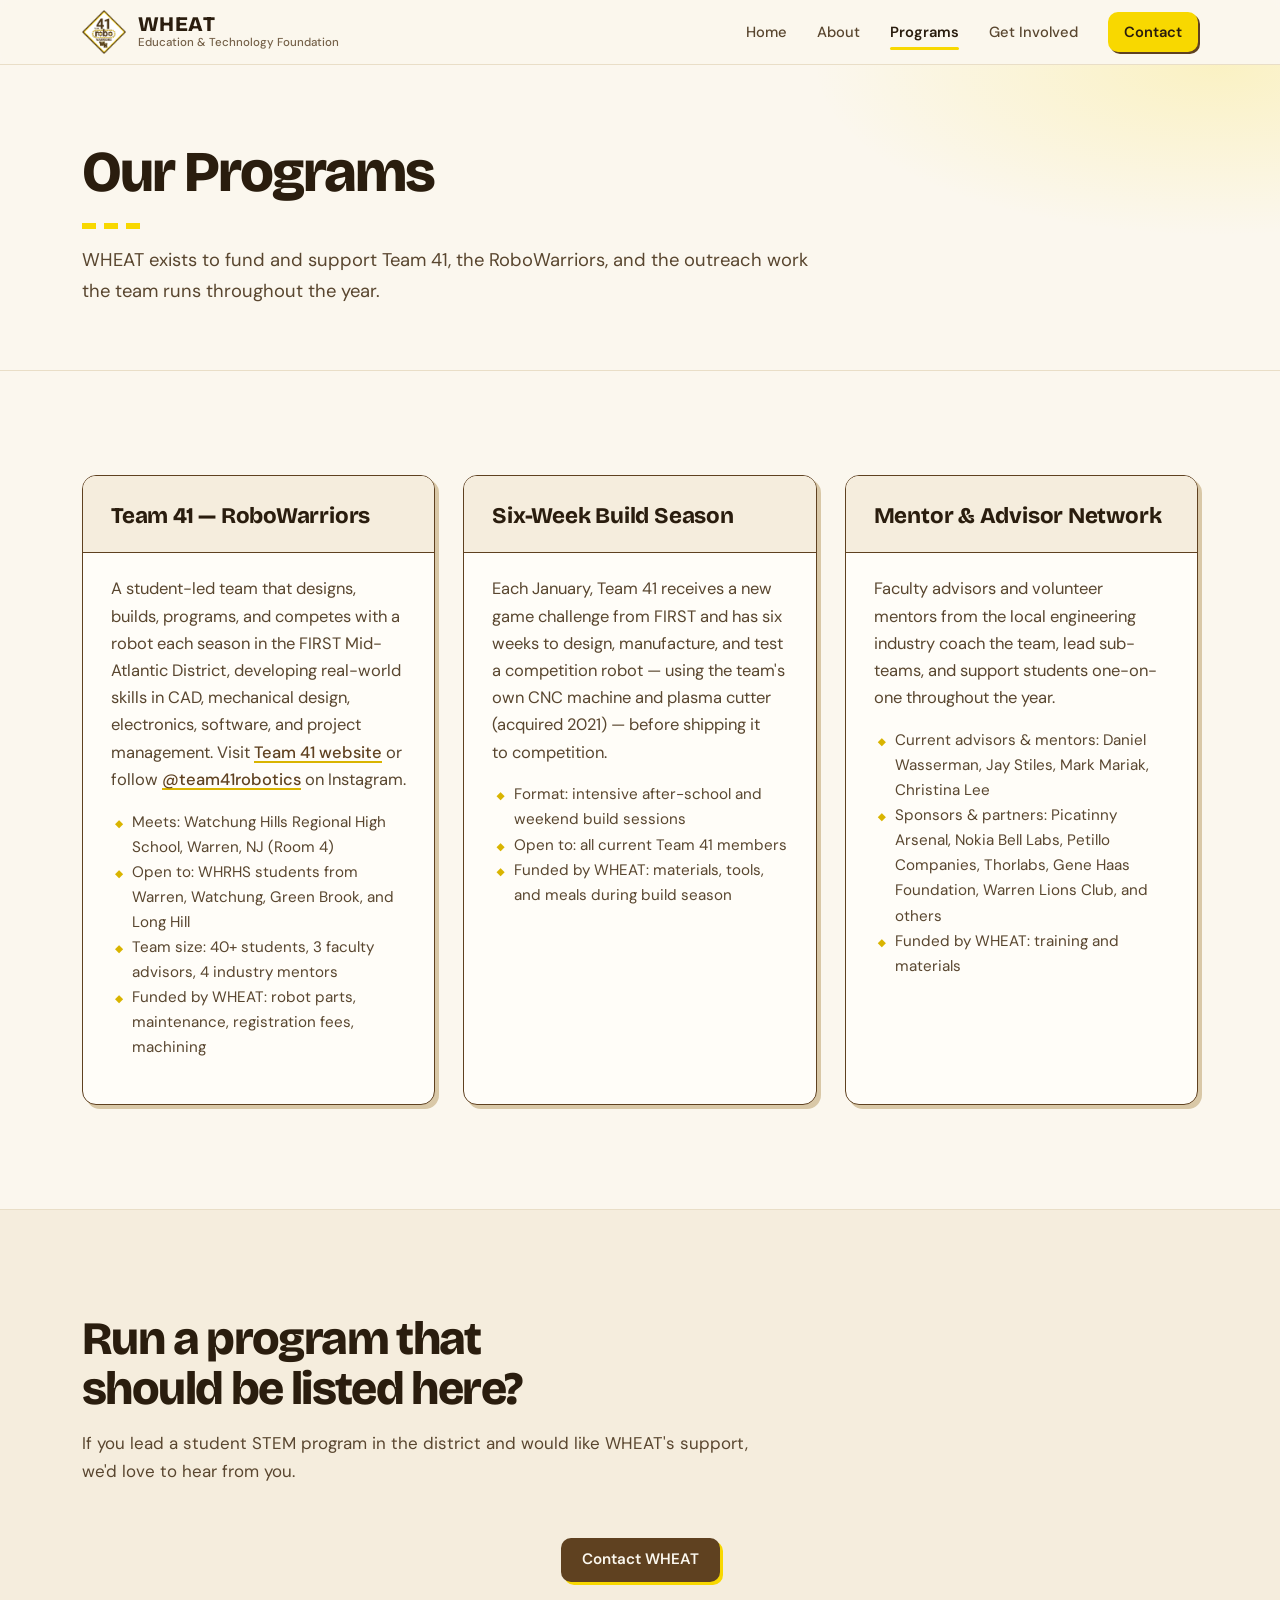
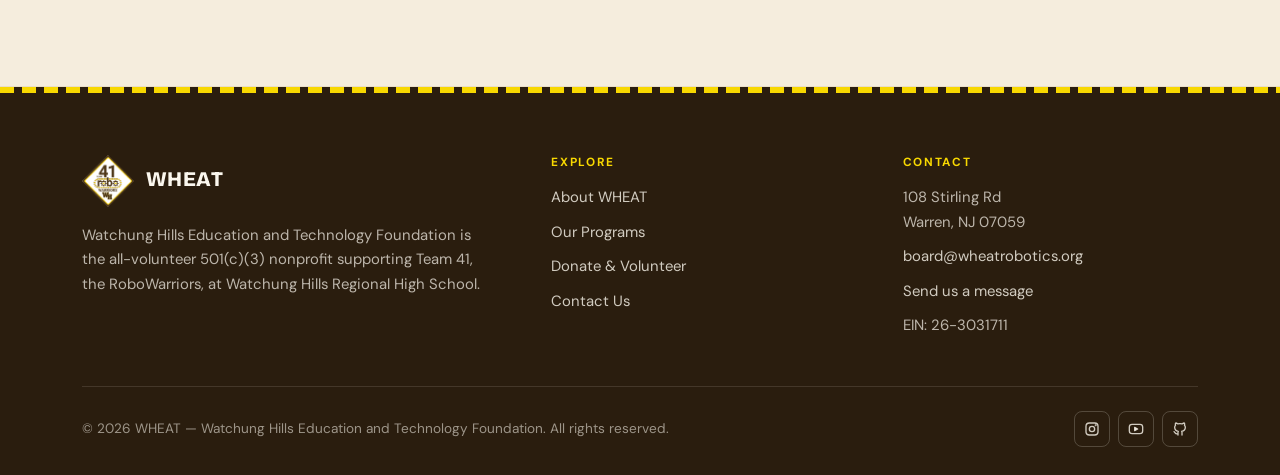
<file: programs.html>
<!DOCTYPE html>
<html lang="en">
<head>
<meta charset="UTF-8">
<meta name="viewport" content="width=device-width, initial-scale=1.0">
<title>Programs — WHEAT Foundation</title>
<meta name="description" content="Explore Team 41's FIRST Robotics Competition season, build season, mentor network, and community outreach programs supported by the WHEAT Foundation.">
<link rel="icon" type="image/png" href="assets/images/team41-logo.png">
<link rel="stylesheet" href="css/styles.css">
</head>
<body>
<a class="skip-link" href="#main">Skip to main content</a>

<header class="site-header">
  <div class="nav-wrap">
    <a class="brand" href="/">
      <img class="brand-mark" src="assets/images/team41-logo.png" alt="" width="44" height="44">
      <span class="brand-text">
        <span class="brand-name">WHEAT</span>
        <span class="brand-tagline">Education &amp; Technology Foundation</span>
      </span>
    </a>
    <button class="nav-toggle" aria-expanded="false" aria-controls="main-nav" aria-label="Toggle navigation menu">
      <span class="nav-toggle-bar"></span>
      <span class="nav-toggle-bar"></span>
      <span class="nav-toggle-bar"></span>
    </button>
    <nav class="main-nav" id="main-nav" aria-label="Primary">
      <ul>
        <li><a href="/">Home</a></li>
        <li><a href="/about">About</a></li>
        <li><a href="/programs" aria-current="page">Programs</a></li>
        <li><a href="/get-involved">Get Involved</a></li>
        <li><a href="/contact">Contact</a></li>
      </ul>
    </nav>
  </div>
</header>

<main id="main">

  <section class="page-hero">
    <div class="container">
      <h1>Our Programs</h1>
      <p>
        WHEAT exists to fund and support Team 41, the RoboWarriors, and
        the outreach work the team runs throughout the year.
      </p>
    </div>
  </section>

  <section>
    <div class="container">
      <div class="grid grid-2">

        <div class="program-card">
          <div class="program-card-head">
            <h3>Team 41 — RoboWarriors</h3>
          </div>
          <div class="program-card-body">
            <p>
              A student-led team that designs, builds, programs, and
              competes with a robot each season in the FIRST Mid-Atlantic
              District, developing real-world skills in CAD, mechanical
              design, electronics, software, and project management.
              Visit <a href="https://sportsreyu-coder.github.io/frc41-website/" target="_blank" rel="noopener">Team 41 website</a>
              or follow <a href="https://www.instagram.com/team41robotics/" target="_blank" rel="noopener">@team41robotics</a>
              on Instagram.
            </p>
            <ul>
              <li>Meets: Watchung Hills Regional High School, Warren, NJ (Room 4)</li>
              <li>Open to: WHRHS students from Warren, Watchung, Green Brook, and Long Hill</li>
              <li>Team size: 40+ students, 3 faculty advisors, 4 industry mentors</li>
              <li>Funded by WHEAT: robot parts, maintenance, registration fees, machining</li>
            </ul>
          </div>
        </div>

        <div class="program-card">
          <div class="program-card-head">
            <h3>Six-Week Build Season</h3>
          </div>
          <div class="program-card-body">
            <p>
              Each January, Team 41 receives a new game challenge from
              FIRST and has six weeks to design, manufacture, and test a
              competition robot — using the team's own CNC machine and
              plasma cutter (acquired 2021) — before shipping it to
              competition.
            </p>
            <ul>
              <li>Format: intensive after-school and weekend build sessions</li>
              <li>Open to: all current Team 41 members</li>
              <li>Funded by WHEAT: materials, tools, and meals during build season</li>
            </ul>
          </div>
        </div>

        <div class="program-card">
          <div class="program-card-head">
            <h3>Mentor &amp; Advisor Network</h3>
          </div>
          <div class="program-card-body">
            <p>
              Faculty advisors and volunteer mentors from the local
              engineering industry coach the team, lead sub-teams, and
              support students one-on-one throughout the year.
            </p>
            <ul>
              <li>Current advisors &amp; mentors: Daniel Wasserman, Jay Stiles, Mark Mariak, Christina Lee</li>
              <li>Sponsors &amp; partners: Picatinny Arsenal, Nokia Bell Labs, Petillo Companies, Thorlabs, Gene Haas Foundation, Warren Lions Club, and others</li>
              <li>Funded by WHEAT: training and materials</li>
            </ul>
          </div>
        </div>

      </div>
    </div>
  </section>

  <section class="section-navy">
    <div class="container">
      <div class="section-head center">
        <h2>Run a program that should be listed here?</h2>
        <p>
          If you lead a student STEM program in the district and would
          like WHEAT's support, we'd love to hear from you.
        </p>
      </div>
      <div class="button-row" style="justify-content: center;">
        <a class="btn btn-primary" href="/contact">Contact WHEAT</a>
      </div>
    </div>
  </section>

</main>

<footer class="site-footer">
  <div class="container">
    <div class="footer-grid">
      <div>
        <div class="footer-brand">
          <img class="brand-mark" src="assets/images/team41-logo.png" alt="" width="44" height="44">
          <span class="brand-name">WHEAT</span>
        </div>
        <p>
          Watchung Hills Education and Technology Foundation is the
          all-volunteer 501(c)(3) nonprofit supporting Team 41, the
          RoboWarriors, at Watchung Hills Regional High School.
        </p>
      </div>
      <div>
        <h4>Explore</h4>
        <ul>
          <li><a href="/about">About WHEAT</a></li>
          <li><a href="/programs">Our Programs</a></li>
          <li><a href="/get-involved">Donate &amp; Volunteer</a></li>
          <li><a href="/contact">Contact Us</a></li>
        </ul>
      </div>
      <div>
        <h4>Contact</h4>
        <ul>
          <li>108 Stirling Rd<br>Warren, NJ 07059</li>
          <li><a href="mailto:board@wheatrobotics.org">board@wheatrobotics.org</a></li>
          <li><a href="/contact">Send us a message</a></li>
          <li>EIN: 26-3031711</li>
        </ul>
      </div>
    </div>
    <div class="footer-bottom">
      <p>&copy; <span data-current-year>2026</span> WHEAT — Watchung Hills Education and Technology Foundation. All rights reserved.</p>
      <div class="social-links" aria-label="Social media links">
        <a href="https://www.instagram.com/team41robotics/" target="_blank" rel="noopener" aria-label="Team 41 on Instagram"><svg viewBox="0 0 24 24" fill="none" stroke="currentColor" stroke-width="2" stroke-linecap="round" stroke-linejoin="round" aria-hidden="true"><rect x="3" y="3" width="18" height="18" rx="5"/><circle cx="12" cy="12" r="4"/><circle cx="17.5" cy="6.5" r=".5" fill="currentColor"/></svg></a>
        <a href="https://www.youtube.com/@team41robotics" target="_blank" rel="noopener" aria-label="Team 41 on YouTube"><svg viewBox="0 0 24 24" fill="none" stroke="currentColor" stroke-width="2" stroke-linecap="round" stroke-linejoin="round" aria-hidden="true"><rect x="2" y="5" width="20" height="14" rx="4"/><path d="M10 9.5v5l4.5-2.5z" fill="currentColor"/></svg></a>
        <a href="https://github.com/Team41Robotics" target="_blank" rel="noopener" aria-label="Team 41 on GitHub"><svg viewBox="0 0 24 24" fill="none" stroke="currentColor" stroke-width="2" stroke-linecap="round" stroke-linejoin="round" aria-hidden="true"><path d="M9 19c-4.3 1.4-4.3-2.5-6-3m12 5v-3.5c0-1 .1-1.4-.5-2 2.8-.3 5.5-1.4 5.5-6a4.6 4.6 0 0 0-1.3-3.2 4.2 4.2 0 0 0-.1-3.2s-1.1-.3-3.5 1.3a12.3 12.3 0 0 0-6.2 0C6.5 2.8 5.4 3.1 5.4 3.1a4.2 4.2 0 0 0-.1 3.2A4.6 4.6 0 0 0 4 9.5c0 4.6 2.7 5.7 5.5 6-.6.6-.6 1.2-.5 2V21"/></svg></a>
      </div>
    </div>
  </div>
</footer>

<script src="js/main.js"></script>
</body>
</html>
</file>
<file: css/styles.css>
/* WHEAT — warm, tactile product UI.
   Palette pulled from the Team 41 RoboWarriors logo (deep brown + signal gold),
   diamond and "tread" motifs from the logo's badge and gear track.
   Spacing/component rhythm loosely inspired by modern product sites. */
@import url('https://fonts.googleapis.com/css2?family=Bricolage+Grotesque:opsz,wght@12..96,500..800&family=DM+Sans:opsz,wght@9..40,400..700&display=swap');

:root{
  /* Brand (sampled from logo) */
  --brown:#5f4120;--brown-deep:#3a2812;--brown-ink:#2a1d0e;
  --gold:#f8d800;--gold-deep:#d9b400;--gold-soft:#fdf3b8;
  /* Warm neutrals */
  --cream:#fbf7ee;--paper:#fffdf8;--sand-100:#f5eddd;--sand-200:#e9dec7;--sand-300:#d9c8a7;
  /* Roles */
  --ground:var(--cream);--surface:var(--sand-100);--card:var(--paper);
  --rule:var(--sand-200);--rule-strong:var(--sand-300);
  --ink:var(--brown-ink);--ink-secondary:#59462f;--ink-muted:#76624a;
  --font-head:'Bricolage Grotesque',ui-sans-serif,system-ui,sans-serif;
  --font-body:'DM Sans',ui-sans-serif,system-ui,-apple-system,'Segoe UI',sans-serif;
  --radius-sm:8px;--radius:10px;--radius-lg:14px;--radius-xl:20px;
  --lift:4px 4px 0 var(--sand-300);
  --lift-hover:6px 6px 0 var(--gold-deep);
  --shadow-soft:0 1px 2px rgba(58,40,18,.06),0 8px 24px -12px rgba(58,40,18,.18);
  --tread:repeating-linear-gradient(90deg,var(--gold) 0 14px,transparent 14px 22px);
  --max-width:1180px;
  color-scheme:light;
}
*{box-sizing:border-box}
html{scroll-behavior:smooth;-webkit-text-size-adjust:100%}
body{margin:0;background:var(--ground);color:var(--ink-secondary);font-family:var(--font-body);font-size:16.5px;line-height:1.65;-webkit-font-smoothing:antialiased}
img{max-width:100%;display:block}
p{margin:0 0 1em;color:var(--ink-secondary);text-wrap:pretty}
em{color:var(--ink-muted);font-style:italic}
strong{color:var(--ink);font-weight:600}
a{color:var(--brown);font-weight:500;text-decoration:underline;text-decoration-color:var(--gold-deep);text-decoration-thickness:2px;text-underline-offset:3px;transition:color .15s ease,text-decoration-color .15s ease}
a:hover{color:var(--brown-ink);text-decoration-color:var(--brown)}
h1,h2,h3,h4{font-family:var(--font-head);font-weight:700;color:var(--ink);line-height:1.08;margin:0 0 .5em;letter-spacing:-.025em;text-wrap:balance}
h3,h4{font-weight:650;letter-spacing:-.01em;line-height:1.25}
ul{margin:0 0 1em;padding-left:1.2em;color:var(--ink-secondary)}
li{padding-left:.2em}
li::marker{content:"◆  ";color:var(--gold-deep);font-size:.7em}
::selection{background:var(--gold);color:var(--brown-ink)}
:focus-visible{outline:2px solid var(--brown);outline-offset:2px;border-radius:4px}
.container{max-width:var(--max-width);margin:0 auto;padding:0 32px}
.skip-link{position:absolute;left:-999px;background:var(--brown);color:var(--cream);padding:10px 18px;z-index:1000;border-radius:var(--radius)}
.skip-link:focus{left:12px;top:12px}

/* Header */
.site-header{position:sticky;top:0;z-index:100;background:rgba(251,247,238,.86);backdrop-filter:saturate(160%) blur(10px);-webkit-backdrop-filter:saturate(160%) blur(10px);border-bottom:1px solid var(--rule)}
.nav-wrap{max-width:var(--max-width);margin:0 auto;padding:10px 32px;display:flex;align-items:center;justify-content:space-between;gap:16px}
.brand{display:flex;align-items:center;gap:12px;text-decoration:none}
.brand-mark{width:44px;height:44px;flex-shrink:0;object-fit:contain}
.brand-text{display:flex;flex-direction:column;line-height:1.1}
.brand-name{font-family:var(--font-head);font-size:1.3rem;font-weight:800;color:var(--ink);letter-spacing:.02em}
.brand-tagline{font-size:.72rem;font-weight:500;color:var(--ink-muted)}
.nav-toggle{display:none;margin-left:auto;background:var(--paper);border:1px solid var(--rule-strong);border-radius:var(--radius-sm);padding:8px 10px;cursor:pointer}
.nav-toggle-bar{display:block;width:18px;height:2px;border-radius:2px;background:var(--ink);margin:3px 0}
.main-nav{margin-left:auto}
.main-nav ul{display:flex;align-items:center;gap:6px;list-style:none;margin:0;padding:0}
.main-nav li{padding:0}
.main-nav li::marker{content:none}
.main-nav a{position:relative;display:block;padding:8px 12px;color:var(--ink-secondary);font-size:.92rem;font-weight:500;text-decoration:none;transition:color .15s ease}
.main-nav a::after{content:"";position:absolute;left:12px;right:12px;bottom:2px;height:3px;border-radius:2px;background:var(--gold);transform:scaleX(0);transform-origin:left;transition:transform .2s ease}
.main-nav a:hover{color:var(--ink)}
.main-nav a:hover::after{transform:scaleX(.5)}
.main-nav a[aria-current="page"]{color:var(--ink);font-weight:600}
.main-nav a[aria-current="page"]::after{transform:scaleX(1)}
.main-nav li:last-child{margin-left:12px}
.main-nav li:last-child a{background:var(--gold);color:var(--brown-ink);font-weight:600;padding:8px 16px;border-radius:var(--radius);box-shadow:2px 2px 0 var(--brown)}
.main-nav li:last-child a::after{display:none}
.main-nav li:last-child a:hover{transform:translate(-1px,-1px);box-shadow:3px 3px 0 var(--brown)}
.main-nav li:last-child a{transition:transform .15s ease,box-shadow .15s ease}

/* Buttons */
.button-row{display:flex;flex-wrap:wrap;gap:12px;align-items:center}
.btn{display:inline-flex;align-items:center;justify-content:center;gap:8px;padding:11px 20px;border-radius:var(--radius);font-family:inherit;font-weight:600;font-size:.95rem;line-height:1.3;border:1.5px solid transparent;cursor:pointer;text-decoration:none;transition:transform .15s ease,box-shadow .15s ease,background .15s ease,border-color .15s ease,color .15s ease}
.btn-primary{background:var(--brown);color:var(--cream);box-shadow:3px 3px 0 var(--gold)}
.btn-primary:hover,.btn-primary:focus{background:var(--brown-deep);color:var(--cream);transform:translate(-1px,-1px);box-shadow:4px 4px 0 var(--gold)}
.btn-secondary,.btn-outline{background:transparent;border-color:var(--brown);color:var(--brown)}
.btn-secondary:hover,.btn-outline:hover{background:var(--gold-soft);color:var(--brown-ink)}
.btn-block{width:100%}

/* Hero (home) */
.hero{position:relative;padding:80px 0 96px;background:radial-gradient(55% 60% at 90% 20%,rgba(248,216,0,.16),transparent 70%),var(--cream)}
.hero::after{content:"";position:absolute;left:0;right:0;bottom:0;height:6px;background:var(--tread);opacity:.9}
.hero-grid{display:grid;grid-template-columns:1.1fr .9fr;gap:72px;align-items:center}
.hero h1{font-size:clamp(2.6rem,5.4vw,4.4rem);font-weight:800;line-height:1.02;letter-spacing:-.035em;color:var(--ink);max-width:15ch;margin:0 0 24px}
.hero-body{display:grid;gap:30px}
.hero p.lede{font-size:clamp(1.03rem,1.5vw,1.15rem);line-height:1.65;color:var(--ink-secondary);max-width:50ch;margin:0}
.hero-media{margin:0 0 0 auto;position:relative;width:100%;max-width:520px;border:3px solid var(--brown);border-radius:var(--radius-xl);overflow:hidden;box-shadow:var(--shadow-soft)}
.carousel{outline:none}
.carousel:focus-visible{box-shadow:0 0 0 3px var(--gold),var(--shadow-soft)}
.carousel-track{display:flex;aspect-ratio:3/2;overflow-x:auto;overflow-y:hidden;scroll-snap-type:x mandatory;scroll-behavior:smooth;overscroll-behavior-x:contain;scrollbar-width:none;background:var(--brown-deep)}
.carousel-track::-webkit-scrollbar{display:none}
.carousel-slide{position:relative;flex:0 0 100%;margin:0;scroll-snap-align:start;scroll-snap-stop:always;overflow:hidden}
.carousel-slide img{display:block;width:100%;height:100%;object-fit:cover}
.carousel-slide figcaption{position:absolute;left:0;right:0;bottom:0;padding:40px 18px 34px;font-size:.82rem;line-height:1.4;color:#fff;background:linear-gradient(to top,rgba(20,14,6,.8),rgba(20,14,6,0))}
.carousel-btn{position:absolute;top:50%;transform:translateY(-50%);z-index:2;width:40px;height:40px;border:0;border-radius:50%;background:rgba(255,250,240,.88);color:var(--brown-deep);font-size:1.7rem;line-height:1;display:grid;place-items:center;padding:0 0 3px;cursor:pointer;box-shadow:0 2px 8px rgba(20,14,6,.25);transition:background .15s}
.carousel-btn:hover{background:#fff}
.carousel-btn:focus-visible{outline:3px solid var(--gold);outline-offset:2px}
.carousel-prev{left:10px}.carousel-next{right:10px}
.carousel-dots{position:absolute;left:0;right:0;bottom:12px;z-index:2;display:flex;justify-content:center;gap:6px}
.carousel-dots button{width:8px;height:8px;padding:0;border:0;border-radius:4px;background:rgba(255,255,255,.55);cursor:pointer;transition:width .2s,background .2s}
.carousel-dots button[aria-current="true"]{width:22px;background:var(--gold)}
@media(hover:none){.carousel-btn{display:none}}
@media(prefers-reduced-motion:reduce){.carousel-track{scroll-behavior:auto}}

@media(max-width:900px){.hero-grid{grid-template-columns:1fr;gap:56px}.hero-media{margin:0 auto 0 0;max-width:400px}}

.page-hero{position:relative;padding:76px 0 64px;background:radial-gradient(45% 80% at 95% 0%,rgba(248,216,0,.18),transparent 70%),var(--cream);border-bottom:1px solid var(--rule)}
.page-hero h1{font-size:clamp(2.4rem,5vw,3.6rem);font-weight:800;letter-spacing:-.035em;margin:0 0 16px;max-width:18ch}
.page-hero h1::after{content:"";display:block;width:64px;height:6px;margin-top:20px;background:var(--tread)}
.page-hero p{font-size:clamp(1.03rem,1.5vw,1.15rem);color:var(--ink-secondary);max-width:58ch;margin:0}

/* Stats — brown band */
.stat-band{padding:0;background:var(--brown-deep);color:var(--cream)}
.stat-grid{display:grid;grid-template-columns:repeat(auto-fit,minmax(200px,1fr));gap:0;padding:0}
.stat-grid>div{padding:36px 28px;display:flex;align-items:baseline;gap:16px}
.stat-grid>div+div{border-left:1px solid rgba(251,247,238,.14)}
.stat-figure{font-family:var(--font-head);font-weight:800;font-size:clamp(2.6rem,4.4vw,3.4rem);line-height:1;letter-spacing:-.04em;color:var(--gold)}
.stat-label{font-size:.92rem;font-weight:500;line-height:1.35;color:rgba(251,247,238,.82)}

/* Sections */
section{padding:104px 0}
#awards + section{padding-top:24px}
.section-alt,.section-navy{background:var(--sand-100);border-top:1px solid var(--rule);border-bottom:1px solid var(--rule)}
.section-head{margin:0 0 52px;max-width:720px}
.section-head p{font-size:1.06rem;color:var(--ink-secondary);max-width:58ch;margin:16px 0 0}
.section-head.center{max-width:760px}
.section-split{display:grid;grid-template-columns:minmax(0,1fr) minmax(0,1fr);gap:56px;align-items:end;max-width:none}
.section-head h2{font-size:clamp(2rem,4vw,2.9rem);font-weight:800;letter-spacing:-.035em;margin:0}
.section-prose{margin:0;max-width:52ch;font-size:1.04rem;color:var(--ink-secondary)}

/* Numbered feature cards (home: What We Do / Our Programs) */
.row-list{display:grid;grid-template-columns:repeat(3,minmax(0,1fr));gap:24px;counter-reset:feat}
.row{counter-increment:feat;position:relative;background:var(--card);border:1.5px solid var(--brown);border-radius:var(--radius-lg);padding:28px 26px 26px;box-shadow:var(--lift);display:flex;flex-direction:column;gap:10px;transition:box-shadow .2s ease,transform .2s ease}
.row:hover{transform:translate(-2px,-2px);box-shadow:var(--lift-hover)}
.row::before{content:counter(feat,decimal-leading-zero);display:grid;place-items:center;width:54px;height:54px;margin:0 0 10px -4px;font-family:var(--font-head);font-weight:800;font-size:.95rem;line-height:1;color:var(--brown-ink);background:var(--gold);clip-path:polygon(50% 0,100% 50%,50% 100%,0 50%)}
.row-name{font-size:1.2rem;font-weight:700;color:var(--ink);margin:0}
.row-body p{font-size:.95rem;color:var(--ink-secondary);margin:0}
.row-body p+p{margin-top:.8em}
.section-alt .row{background:var(--paper)}

/* Grid layout (About/Programs/Get Involved/Contact) */
.grid{display:grid;gap:28px}
.grid-2{grid-template-columns:repeat(auto-fit,minmax(320px,1fr))}

/* Cards */
.card,.person-card,.program-card,.callout{background:var(--card);border:1px solid var(--rule-strong);border-radius:var(--radius-lg);padding:32px;box-shadow:var(--lift)}
.callout{background:var(--gold-soft);border:1.5px dashed var(--gold-deep);box-shadow:none}
.card h2{font-size:clamp(1.6rem,2.6vw,2rem);font-weight:800;letter-spacing:-.03em}
.card h3,.callout h3{font-size:1.2rem;margin-bottom:.4em}
.card p:last-child,.callout p:last-child{margin-bottom:0}
.program-card{padding:0;display:flex;flex-direction:column;overflow:hidden;border:1.5px solid var(--brown);transition:box-shadow .2s ease,transform .2s ease}
.program-card:hover{transform:translate(-2px,-2px);box-shadow:var(--lift-hover)}
.program-card-head{padding:26px 28px 18px;background:var(--sand-100);border-bottom:1.5px solid var(--brown)}
.program-card-head h3{margin:0 0 .2em;font-size:1.4rem;font-weight:750}
.program-card-head p{margin:0}
.program-card-body{padding:22px 28px 28px;flex:1}
.program-card-body ul{font-size:.95rem}

.people-grid{display:grid;gap:24px;grid-template-columns:repeat(auto-fit,minmax(240px,1fr))}
.values-grid{display:grid;gap:0;grid-template-columns:repeat(3,1fr);border:1.5px solid var(--brown);border-radius:var(--radius-lg);overflow:hidden;background:var(--card);box-shadow:var(--lift)}
.value-item{padding:32px 28px}
.value-item+.value-item{border-left:1px solid var(--rule-strong)}
.value-icon{width:58px;height:58px;padding:17px;margin:0 0 18px -6px;color:var(--brown-ink);background:var(--gold);clip-path:polygon(50% 0,100% 50%,50% 100%,0 50%)}
.value-item h3{font-size:1.2rem;margin-bottom:.35em}
.value-item p{margin:0;font-size:.95rem}
.person-card{padding:32px 24px 28px;text-align:center}
.person-avatar{width:144px;height:144px;margin:0 auto 18px;border-radius:50%;overflow:hidden;border:3px solid var(--brown);background:repeating-linear-gradient(135deg,var(--sand-100) 0 10px,var(--cream) 10px 20px);box-shadow:var(--shadow-soft);display:flex;align-items:center;justify-content:center;color:var(--brown);font-family:var(--font-head);font-size:2rem;font-weight:800}
.person-avatar img{display:block;width:100%;height:100%;object-fit:cover}
.person-card h3{font-size:1.2rem;margin-bottom:.5em}
.person-role{font-weight:500;color:var(--ink-secondary)}

/* Timeline: vertical rail with diamond nodes */
.timeline{list-style:none;margin:0;padding:0 0 0 36px;display:grid;gap:28px;position:relative;max-width:760px}
.timeline::before{content:"";position:absolute;left:9px;top:8px;bottom:8px;width:2px;background:repeating-linear-gradient(180deg,var(--brown) 0 8px,transparent 8px 14px)}
.timeline li{position:relative;padding:0}
.timeline li::marker{content:none}
.timeline li::before{content:"";position:absolute;left:-33px;top:6px;width:14px;height:14px;background:var(--paper);border:2px solid var(--brown);transform:rotate(45deg)}
.timeline li:last-child::before{background:var(--gold)}
.timeline-year{display:block;font-family:var(--font-head);font-weight:750;font-size:1.25rem;color:var(--ink);margin-bottom:4px}
.timeline li p{margin:0}

/* CTA — brown panel */
.cta-banner{background:var(--ground);padding:96px 0}
.cta-split{position:relative;display:grid;grid-template-columns:minmax(0,1.3fr) minmax(0,.7fr);gap:48px;align-items:center;padding:60px;background:var(--brown-deep);border-radius:var(--radius-xl);max-width:calc(var(--max-width) - 64px);overflow:hidden}
.cta-split::before{content:"";position:absolute;right:-60px;top:-60px;width:260px;height:260px;border:2px solid rgba(248,216,0,.2);transform:rotate(45deg);pointer-events:none}
.cta-banner h2{font-size:clamp(2rem,3.8vw,2.8rem);font-weight:800;letter-spacing:-.035em;color:var(--cream);margin:0 0 16px}
.cta-banner p{color:rgba(251,247,238,.8);font-size:1.05rem;max-width:52ch;margin:0 0 28px}
.cta-banner .btn-primary{background:var(--gold);color:var(--brown-ink);box-shadow:3px 3px 0 var(--cream)}
.cta-banner .btn-primary:hover{background:#ffe433;color:var(--brown-ink);box-shadow:4px 4px 0 var(--cream)}
.cta-aside{position:relative;z-index:1;border-left:1px solid rgba(251,247,238,.18);padding-left:36px}
.cta-aside-label{font-size:.74rem;font-weight:700;letter-spacing:.14em;text-transform:uppercase;color:var(--gold);margin-bottom:8px}
.cta-aside ul{list-style:none;padding:0;margin:0}
.cta-aside li{margin:0;padding:0;border-bottom:1px solid rgba(251,247,238,.14)}
.cta-aside li::marker{content:none}
.cta-aside li:last-child{border:none}
.cta-aside a{display:flex;justify-content:space-between;align-items:center;padding:14px 0;color:var(--cream);font-family:var(--font-head);font-size:1.2rem;font-weight:650;text-decoration:none;transition:color .15s ease}
.cta-aside a:hover{color:var(--gold)}
.cta-aside a::after{content:"→";color:var(--gold);transition:transform .15s ease}
.cta-aside a:hover::after{transform:translateX(4px)}

/* Forms */
form{display:grid;gap:18px}
.form-row{display:grid;grid-template-columns:repeat(auto-fit,minmax(220px,1fr));gap:18px}
label{display:block;font-size:.875rem;font-weight:600;margin-bottom:6px;color:var(--ink)}
input,textarea,select{width:100%;padding:11px 14px;border:1.5px solid var(--rule-strong);border-radius:var(--radius);font-family:inherit;font-size:1rem;background:var(--paper);color:var(--ink);transition:border-color .15s ease,box-shadow .15s ease}
input::placeholder,textarea::placeholder{color:#a8977d}
input:focus,textarea:focus,select:focus{outline:none;border-color:var(--brown);box-shadow:3px 3px 0 var(--gold)}
.form-note{font-size:.85rem;color:var(--ink-muted)}
.form-status{margin:0;padding:12px 16px;border-radius:var(--radius);font-size:.95rem;font-weight:600;border:1.5px solid var(--rule-strong);background:var(--paper);color:var(--ink)}
.form-status.is-success{border-color:var(--brown);background:var(--gold-soft);color:var(--brown-ink)}
.form-status.is-error{border-color:#b3412e;background:#fbe9e4;color:#8a2a1b}
.btn[disabled]{opacity:.6;cursor:wait;transform:none;box-shadow:none}
.visually-hidden{position:absolute!important;width:1px;height:1px;margin:-1px;padding:0;overflow:hidden;clip:rect(0 0 0 0);white-space:nowrap;border:0}
.contact-info-list{list-style:none;padding:0;margin:0;display:grid;gap:22px}
.contact-info-list li{display:flex;gap:16px;padding:0}
.contact-info-list li::marker{content:none}
.contact-info-icon{width:40px;height:40px;padding:9px;flex-shrink:0;color:var(--brown);background:var(--gold-soft);border:1.5px solid var(--brown);border-radius:var(--radius-sm)}

/* Footer — deep brown */
.site-footer{position:relative;background:var(--brown-ink);color:rgba(251,247,238,.75);padding:68px 0 28px}
.site-footer::before{content:"";position:absolute;left:0;right:0;top:0;height:6px;background:var(--tread)}
.footer-grid{display:grid;grid-template-columns:1.4fr 1fr 1fr;gap:56px;padding-bottom:48px;border-bottom:1px solid rgba(251,247,238,.12)}
.footer-grid h4{font-family:var(--font-body);font-size:.74rem;font-weight:700;letter-spacing:.14em;text-transform:uppercase;color:var(--gold);margin-bottom:16px}
.footer-grid ul{list-style:none;padding:0;margin:0;display:grid;gap:10px;font-size:.93rem}
.footer-grid li{padding:0}
.footer-grid li::marker{content:none}
.footer-grid a,.footer-bottom a{color:rgba(251,247,238,.8);font-weight:400;text-decoration:none}
.footer-grid a:hover{color:var(--gold)}
.footer-grid p,.footer-grid li{font-size:.93rem;color:rgba(251,247,238,.7)}
.footer-grid p{max-width:42ch}
.footer-grid em{color:rgba(251,247,238,.55)}
.footer-brand{display:flex;align-items:center;gap:12px;margin-bottom:16px}
.footer-brand .brand-mark{width:52px;height:52px}
.footer-brand .brand-name{color:var(--cream)}
.footer-bottom{display:flex;justify-content:space-between;align-items:center;flex-wrap:wrap;gap:12px;padding-top:24px;font-size:.85rem}
.footer-bottom p{margin:0;color:rgba(251,247,238,.55)}
.social-links{display:flex;gap:8px}
.social-links a{width:36px;height:36px;border:1px solid rgba(251,247,238,.2);border-radius:var(--radius-sm);display:flex;align-items:center;justify-content:center;color:rgba(251,247,238,.8);text-decoration:none;transition:background .15s ease,color .15s ease,border-color .15s ease}
.social-links a:hover{background:var(--gold);border-color:var(--gold);color:var(--brown-ink)}
.social-links svg{width:16px;height:16px}

/* Gallery — snapshot cards with slight alternating tilt */
.award-grid{display:grid;grid-template-columns:repeat(2,minmax(0,1fr));gap:32px}
.award-card{margin:0;border:3px solid var(--brown);border-radius:var(--radius-xl);overflow:hidden;box-shadow:var(--shadow-soft);background:var(--paper)}
.award-card img{display:block;width:100%;height:auto;aspect-ratio:3/2;object-fit:cover;border-bottom:3px solid var(--brown)}
.award-card figcaption{padding:16px 20px 18px;color:var(--ink-secondary);font-size:.9rem;line-height:1.45}
.award-card figcaption strong{display:block;font-family:var(--font-head);font-size:1.15rem;font-weight:750;color:var(--ink);margin-bottom:2px}
.award-credit{margin:14px 0 0;font-size:.78rem;color:var(--ink-muted)}
@media(max-width:760px){.award-grid{grid-template-columns:1fr;gap:24px}}
.gallery{display:grid;grid-template-columns:repeat(4,minmax(0,1fr));gap:24px}
.gallery-item{margin:0;background:var(--paper);border:1px solid var(--rule-strong);border-radius:var(--radius);padding:8px 8px 16px;box-shadow:var(--shadow-soft);transition:transform .2s ease,box-shadow .2s ease}
.gallery-item:nth-child(odd){transform:rotate(-1deg)}
.gallery-item:nth-child(even){transform:rotate(1deg) translateY(10px)}
.gallery-item:hover{transform:rotate(0) translateY(-3px);box-shadow:var(--lift-hover)}
.gallery-item img{display:block;width:100%;height:auto;aspect-ratio:4/3;object-fit:cover;border-radius:6px;background:var(--sand-100)}
.gallery-item:not(:has(img)):before{content:"Photo coming soon";display:flex;align-items:center;justify-content:center;aspect-ratio:4/3;border-radius:6px;background:repeating-linear-gradient(135deg,var(--sand-100) 0 10px,var(--cream) 10px 20px);font-size:.82rem;font-weight:600;color:var(--ink-muted)}
.gallery-item figcaption{padding:14px 8px 0;font-size:.9rem;color:var(--ink-muted)}
.gallery-item figcaption strong{display:block;font-family:var(--font-head);color:var(--ink);font-weight:700;margin-bottom:2px}

@media(max-width:960px){
  .row-list{grid-template-columns:1fr}
  .values-grid{grid-template-columns:1fr}
  .value-item+.value-item{border-left:none;border-top:1px solid var(--rule-strong)}
  .gallery{grid-template-columns:repeat(2,minmax(0,1fr))}
  .cta-split,.section-split,.footer-grid{grid-template-columns:1fr;gap:32px}
  .cta-split{padding:44px 32px 50px}
  .cta-aside{border-left:none;padding-left:0;border-top:1px solid rgba(251,247,238,.18);padding-top:20px}
}
@media(max-width:860px){
  .nav-wrap{flex-wrap:wrap}
  .nav-toggle{display:inline-block}
  .main-nav{display:none;width:100%;order:3;margin:0}
  .main-nav.is-open{display:block}
  .main-nav ul{flex-direction:column;align-items:stretch;gap:2px;padding:8px 0 6px}
  .main-nav a{padding:10px 4px}
  .main-nav a::after{left:4px;right:auto;width:40px}
  .main-nav li:last-child{margin:8px 0 0}
  .main-nav li:last-child a{text-align:center}
}
@media(max-width:720px){
  .container,.nav-wrap{padding-left:16px;padding-right:16px}
  .brand-tagline{display:none}
  .brand-mark{width:38px;height:38px}
  section{padding:72px 0}
  .hero{padding:52px 0 72px}
  .page-hero{padding:52px 0 44px}
  .cta-banner{padding:56px 0}
  .cta-split{margin:0 16px;padding:36px 22px 44px}
  .stat-grid>div+div{border-left:none;border-top:1px solid rgba(251,247,238,.14)}
  .stat-grid>div{padding:22px 4px}
  .card,.callout{padding:24px}
  }
@media(max-width:520px){
  .gallery{grid-template-columns:1fr}
  .gallery-item:nth-child(even){transform:rotate(1deg)}
}
@media(prefers-reduced-motion:reduce){*{transition:none!important}}
</file>
